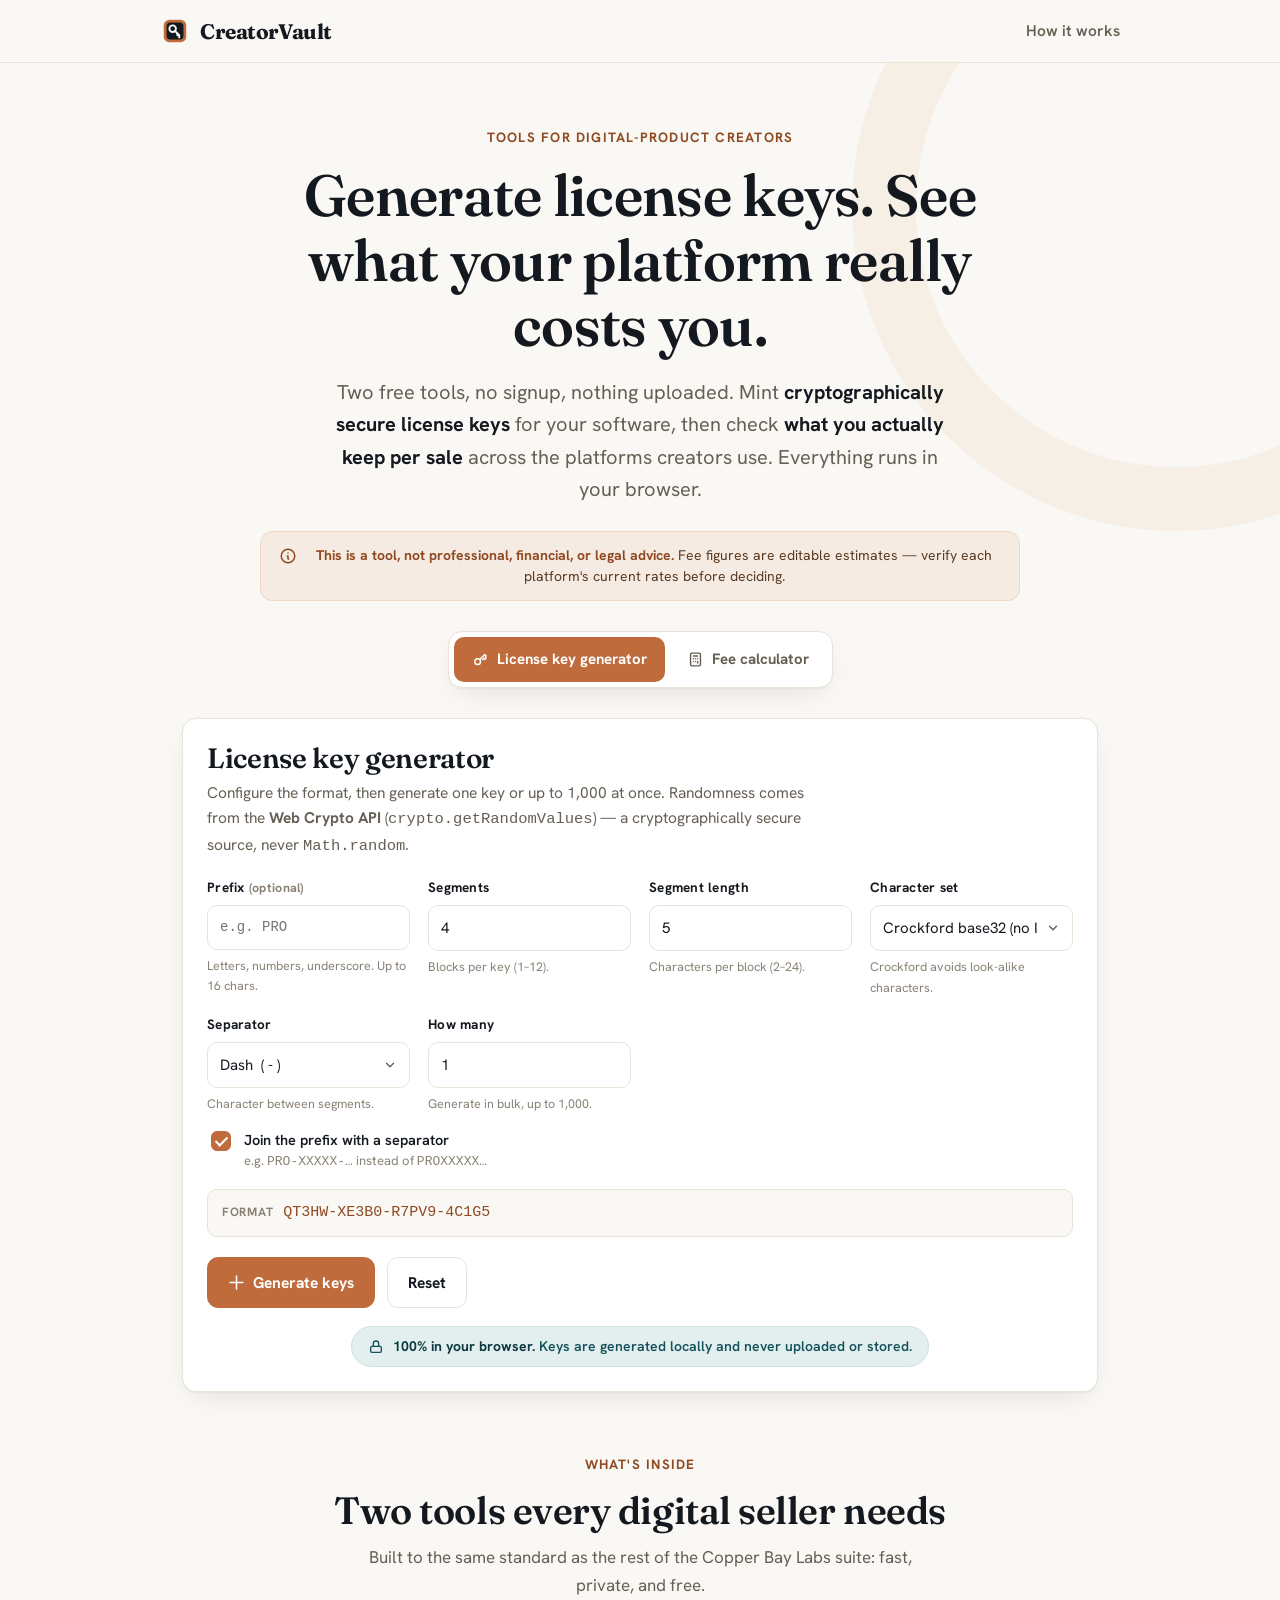
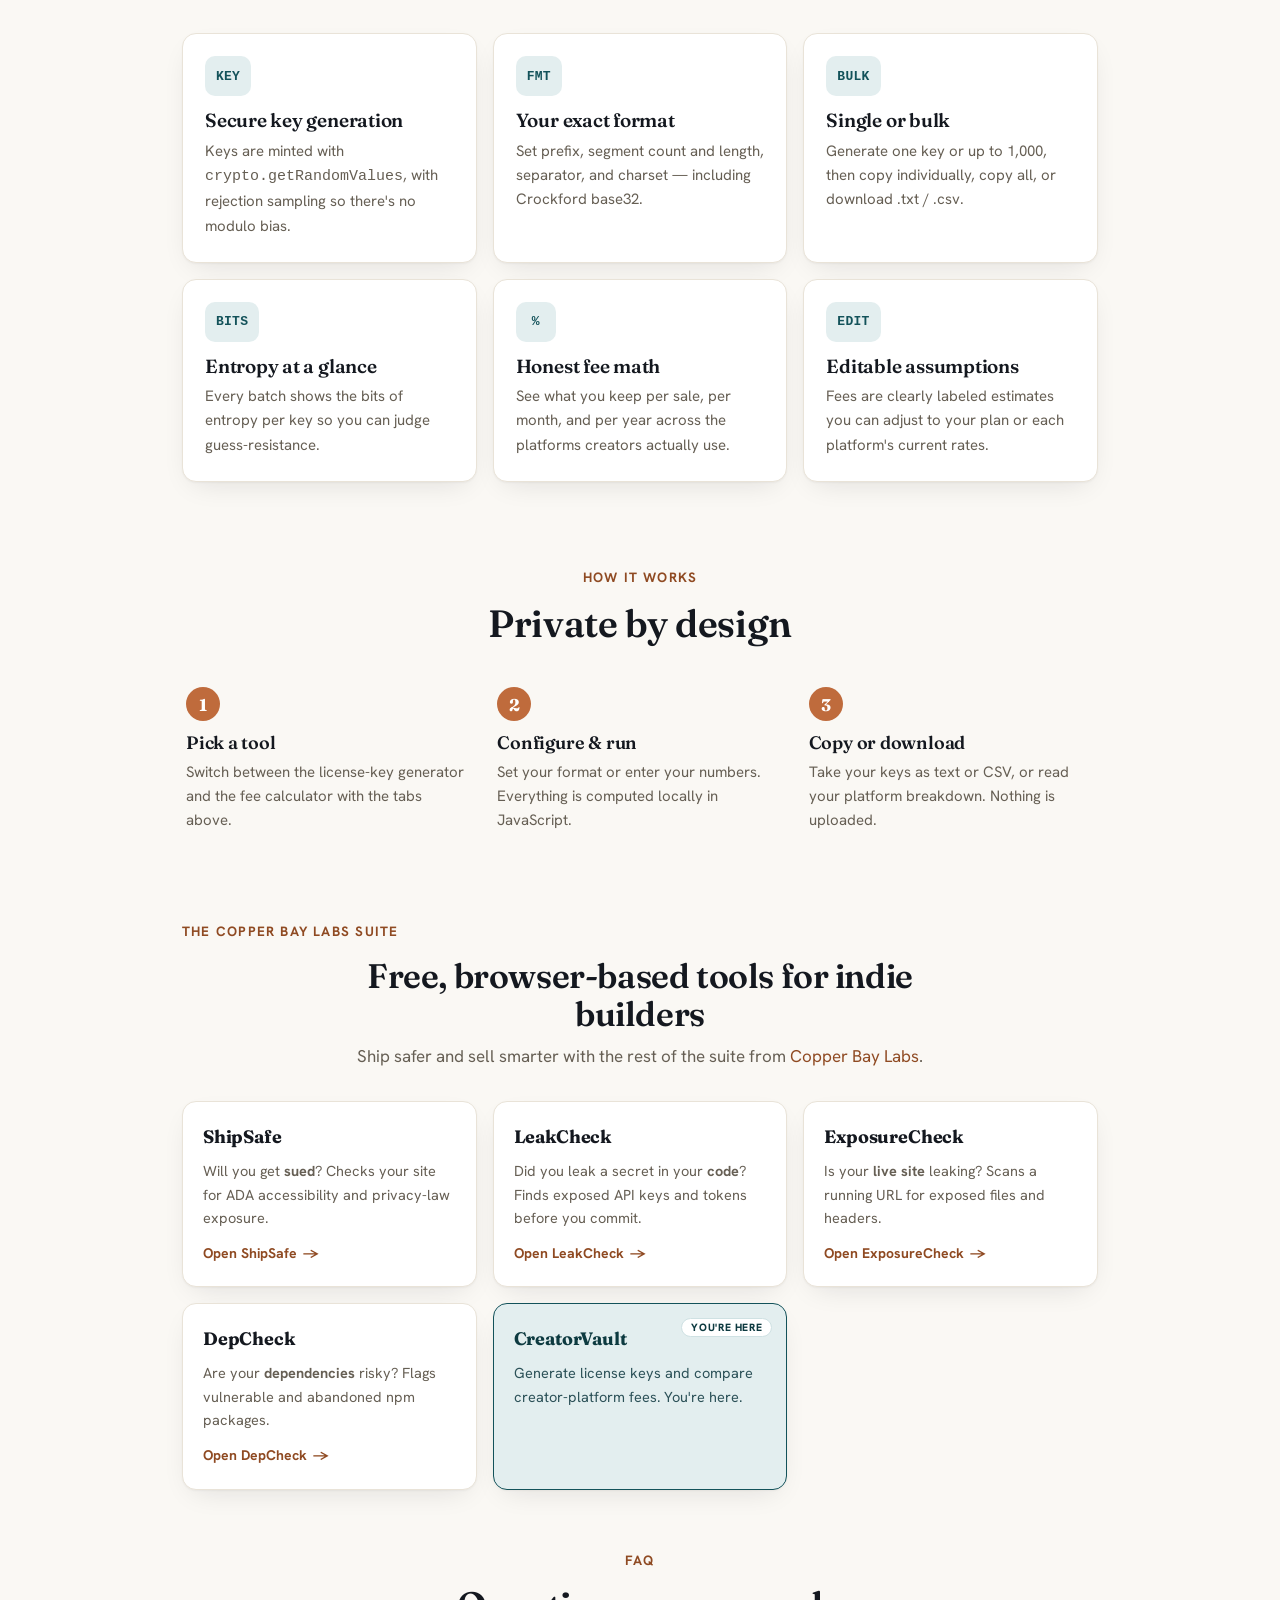
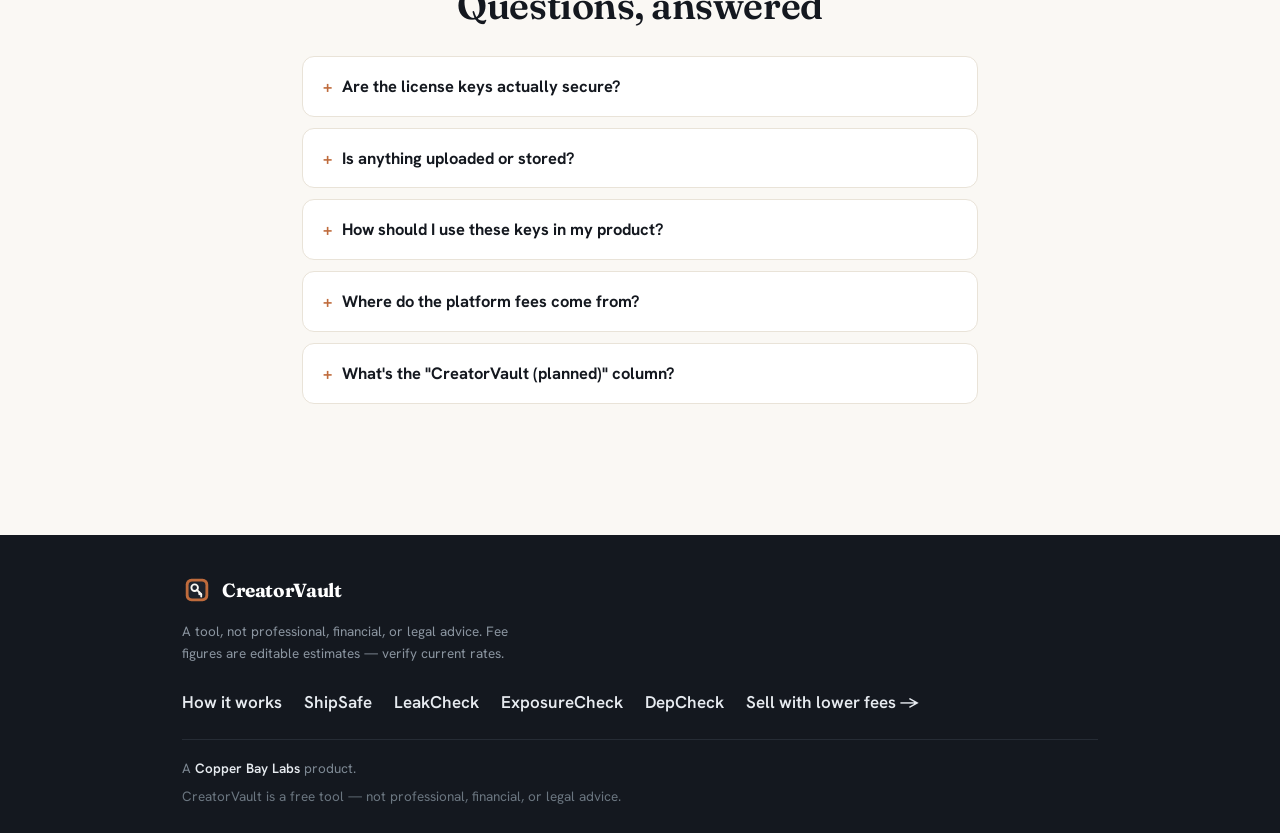
<file: index.html>
<!doctype html>
<html lang="en">
<head>
<meta charset="utf-8">
<meta name="viewport" content="width=device-width, initial-scale=1">
<title>CreatorVault — license key generator & creator fee calculator</title>
<meta name="description" content="Generate cryptographically secure software license keys (configurable format, bulk, copy/download) and compare what you keep per sale across Gumroad, Lemon Squeezy, Payhip and more. Free, runs entirely in your browser.">
<link rel="canonical" href="https://labs.copperbaytech.com/creatorvault/">
<meta property="og:type" content="website">
<meta property="og:site_name" content="CreatorVault">
<meta property="og:title" content="CreatorVault — license keys & creator fee calculator">
<meta property="og:description" content="Generate secure software license keys with the Web Crypto API, and see what your digital-product platform really costs you. Free, 100% in your browser.">
<meta property="og:url" content="https://labs.copperbaytech.com/creatorvault/">
<meta property="og:image" content="https://labs.copperbaytech.com/creatorvault/og-image.png">
<meta property="og:image:width" content="1200">
<meta property="og:image:height" content="630">
<meta name="twitter:card" content="summary_large_image">
<meta name="theme-color" content="#faf8f4">
<link rel="icon" href="favicon.svg" type="image/svg+xml">
<link rel="apple-touch-icon" href="apple-touch-icon.png">
<link rel="preconnect" href="https://fonts.googleapis.com">
<link rel="preconnect" href="https://fonts.gstatic.com" crossorigin>
<link href="https://fonts.googleapis.com/css2?family=Fraunces:opsz,wght@9..144,500;9..144,600;9..144,700&family=Hanken+Grotesk:wght@400;500;600;700&display=swap" rel="stylesheet">
<script type="application/ld+json">
{"@context":"https://schema.org","@type":"WebApplication","name":"CreatorVault","applicationCategory":"BusinessApplication","operatingSystem":"Web","offers":{"@type":"Offer","price":"0","priceCurrency":"USD"},"description":"Free client-side tools for digital-product creators: a cryptographically secure license-key generator (Web Crypto API) and a platform fee comparison calculator. Everything runs in your browser.","publisher":{"@type":"Organization","name":"Copper Bay Labs","url":"https://copperbaytech.com"}}
</script>
<script type="application/ld+json">
{"@context":"https://schema.org","@type":"FAQPage","mainEntity":[{"@type":"Question","name":"Are the license keys actually secure?","acceptedAnswer":{"@type":"Answer","text":"Yes. Every character is drawn from the Web Crypto API (crypto.getRandomValues), a cryptographically secure random source built into modern browsers — not the predictable Math.random(). We use rejection sampling so each character is uniformly distributed with no modulo bias. The generator also shows the bits of entropy per key so you can size keys for your threat model."}},{"@type":"Question","name":"Is anything uploaded or stored?","acceptedAnswer":{"@type":"Answer","text":"No. CreatorVault has no backend. Your key settings, the keys themselves, and every number you type into the fee calculator stay in this browser tab. Nothing is sent over the network, logged, or saved to a server. Generated keys live only in page memory until you copy or download them, and they disappear when you close the tab. You can even load the page once and run it offline."}},{"@type":"Question","name":"How should I use these keys in my product?","acceptedAnswer":{"@type":"Answer","text":"These are random identifiers, not self-validating or signed keys. To use them, store the keys you issue (for example in your database) and check incoming keys against that list when a customer activates. For offline or signed licensing you'd pair a key with a server-side signature or a license file — that's part of the paid licensing API on our roadmap. Treat a generated key as a secret: issue each one once, and revoke it if it leaks."}},{"@type":"Question","name":"Where do the platform fees come from?","acceptedAnswer":{"@type":"Answer","text":"The defaults are our best reading of each platform's publicly listed pricing at build time, and they're clearly labeled estimates you can edit. Real-world payouts also depend on payment-processing fees, currency conversion, VAT/sales-tax handling, your plan tier, refunds, and chargebacks. Always verify the current rate on each platform's own pricing page before making a decision — this calculator is a planning aid, not financial advice."}},{"@type":"Question","name":"What's the CreatorVault (planned) column?","acceptedAnswer":{"@type":"Answer","text":"It's an illustrative target for a low-fee hosted checkout we're building, not a live product you can sign up for today. It's marked planned in the table so the comparison is honest. When the paid tier ships — hosted checkout, secure file delivery, and a license issuance/validation API — this column will reflect real, published pricing."}}]}
</script>
<link rel="stylesheet" href="styles.css?v=1">
</head>
<body>
<a class="skip" href="#main">Skip to main content</a>

<header class="masthead" role="banner">
  <div class="wrap hdr-bar">
    <a class="brand" href="./" aria-label="CreatorVault — go to homepage">
      <svg class="mark" viewBox="0 0 64 64" aria-hidden="true">
        <rect x="8" y="8" width="48" height="48" rx="12" fill="#bf6b3c"/>
        <rect x="14" y="14" width="36" height="36" rx="8" fill="#14181f"/>
        <circle cx="27" cy="27" r="7" fill="none" stroke="#faf8f4" stroke-width="4"/>
        <path d="M31.8 31.8 41 41" stroke="#faf8f4" stroke-width="4" stroke-linecap="round"/>
        <path d="M41 41 41 46 M37 37 37 41" stroke="#faf8f4" stroke-width="4" stroke-linecap="round"/>
      </svg>
      <span class="wordmark">CreatorVault</span>
    </a>
    <nav class="nav" aria-label="Primary navigation">
      <a href="about.html">How it works</a>
    </nav>
  </div>
</header>

<main id="main">

  <section class="hero">
    <div class="wrap">
      <p class="eyebrow">Tools for digital-product creators</p>
      <h1>Generate license keys. See what your platform really costs you.</h1>
      <p class="lede">Two free tools, no signup, nothing uploaded. Mint <strong>cryptographically secure license keys</strong> for your software, then check <strong>what you actually keep per sale</strong> across the platforms creators use. Everything runs in your browser.</p>
      <div class="disclaimer-strip" role="note">
        <svg viewBox="0 0 24 24" fill="none" stroke="currentColor" stroke-width="2" stroke-linecap="round" stroke-linejoin="round" aria-hidden="true"><circle cx="12" cy="12" r="9"/><path d="M12 8h.01M11 12h1v4h1"/></svg>
        <span><strong>This is a tool, not professional, financial, or legal advice.</strong> Fee figures are editable estimates — verify each platform's current rates before deciding.</span>
      </div>
    </div>
  </section>

  <div class="toolswitch">
    <div class="toolswitch-inner" role="tablist" aria-label="Choose a tool">
      <button type="button" class="tab-btn" id="tab-generator" role="tab" aria-selected="true" aria-controls="panel-generator" tabindex="0">
        <svg viewBox="0 0 24 24" fill="none" stroke="currentColor" stroke-width="2" stroke-linecap="round" stroke-linejoin="round" aria-hidden="true"><circle cx="8" cy="15" r="4"/><path d="m10.85 12.15 7.15-7.15 2 2-1.5 1.5 1.5 1.5-2 2-1.5-1.5-1.65 1.65"/></svg>
        License key generator
      </button>
      <button type="button" class="tab-btn" id="tab-calculator" role="tab" aria-selected="false" aria-controls="panel-calculator" tabindex="-1">
        <svg viewBox="0 0 24 24" fill="none" stroke="currentColor" stroke-width="2" stroke-linecap="round" stroke-linejoin="round" aria-hidden="true"><rect x="5" y="3" width="14" height="18" rx="2"/><path d="M9 7h6M9 11h0M12 11h0M15 11h0M9 15h0M12 15h0M15 15v2"/></svg>
        Fee calculator
      </button>
    </div>
  </div>

  <div id="kg-status" class="sr-only" role="status" aria-live="polite"></div>
  <div id="calc-status" class="sr-only" role="status" aria-live="polite"></div>

  <!-- ================= License key generator ================= -->
  <section class="toolpanel" id="panel-generator" role="tabpanel" aria-labelledby="tab-generator" tabindex="0">
    <div class="wrap">
      <form id="keygen-form" class="tool-card" novalidate>
        <div class="tool-head">
          <h2>License key generator</h2>
          <p>Configure the format, then generate one key or up to 1,000 at once. Randomness comes from the <strong>Web Crypto API</strong> (<code>crypto.getRandomValues</code>) — a cryptographically secure source, never <code>Math.random</code>.</p>
        </div>

        <div class="field-grid">
          <div class="field">
            <label for="kg-prefix">Prefix <span class="hint">(optional)</span></label>
            <input type="text" id="kg-prefix" class="mono" maxlength="16" placeholder="e.g. PRO" autocomplete="off" spellcheck="false" aria-describedby="kg-prefix-hint">
            <p class="hint" id="kg-prefix-hint">Letters, numbers, underscore. Up to 16 chars.</p>
          </div>
          <div class="field">
            <label for="kg-segments">Segments</label>
            <input type="number" id="kg-segments" min="1" max="12" step="1" value="4" inputmode="numeric">
            <p class="hint">Blocks per key (1–12).</p>
          </div>
          <div class="field">
            <label for="kg-seglen">Segment length</label>
            <input type="number" id="kg-seglen" min="2" max="24" step="1" value="5" inputmode="numeric">
            <p class="hint">Characters per block (2–24).</p>
          </div>
          <div class="field">
            <label for="kg-charset">Character set</label>
            <select id="kg-charset">
              <option value="crockford">Crockford base32 (no I, L, O, U)</option>
              <option value="alnumUpper">A–Z + 0–9 (uppercase)</option>
              <option value="alnumMixed">A–Z + a–z + 0–9 (mixed case)</option>
              <option value="hexUpper">Hex (0–9 A–F)</option>
              <option value="digits">Digits only (0–9)</option>
              <option value="letters">Letters only (A–Z)</option>
            </select>
            <p class="hint">Crockford avoids look-alike characters.</p>
          </div>
          <div class="field">
            <label for="kg-separator">Separator</label>
            <select id="kg-separator">
              <option value="dash">Dash &nbsp;( - )</option>
              <option value="dot">Dot &nbsp;( . )</option>
              <option value="space">Space</option>
              <option value="none">None</option>
            </select>
            <p class="hint">Character between segments.</p>
          </div>
          <div class="field">
            <label for="kg-count">How many</label>
            <input type="number" id="kg-count" min="1" max="1000" step="1" value="1" inputmode="numeric">
            <p class="hint">Generate in bulk, up to 1,000.</p>
          </div>
        </div>

        <div class="check-row" style="margin-top:16px">
          <input type="checkbox" id="kg-prefix-sep" checked>
          <label for="kg-prefix-sep">Join the prefix with a separator
            <span class="check-hint">e.g. <code style="font-family:var(--mono)">PRO-XXXXX-…</code> instead of <code style="font-family:var(--mono)">PROXXXXX…</code></span>
          </label>
        </div>

        <div class="preview-line" id="kg-preview" aria-live="polite" aria-label="Format preview"></div>

        <p class="form-error" id="kg-error" role="alert"></p>

        <div class="keytool-actions">
          <button type="submit" class="btn primary">
            <svg viewBox="0 0 24 24" fill="none" stroke="currentColor" stroke-width="2.2" stroke-linecap="round" stroke-linejoin="round" aria-hidden="true"><path d="M12 3v18M3 12h18"/></svg>
            Generate keys
          </button>
          <button type="button" class="btn ghost" id="kg-reset">Reset</button>
        </div>

        <div class="trust-wrap">
          <p class="trust-badge">
            <svg viewBox="0 0 24 24" fill="none" stroke="currentColor" stroke-width="2" stroke-linecap="round" stroke-linejoin="round" aria-hidden="true"><rect x="4" y="11" width="16" height="9" rx="2"/><path d="M8 11V7a4 4 0 0 1 8 0v4"/></svg>
            <span><strong>100% in your browser.</strong> Keys are generated locally and never uploaded or stored.</span>
          </p>
        </div>
      </form>

      <div class="tool-card keys-out" id="kg-output" hidden>
        <div class="keys-head">
          <h3>Your license keys</h3>
          <span class="keys-count" id="kg-keys-count">0 keys</span>
          <div class="keys-tools">
            <button type="button" class="copy-button" id="kg-copy-all" data-label="Copy all">Copy all</button>
            <button type="button" class="copy-button" id="kg-download-txt" data-label="Download .txt">Download .txt</button>
            <button type="button" class="copy-button" id="kg-download-csv" data-label="Download .csv">Download .csv</button>
          </div>
        </div>
        <ul class="keys-list" id="kg-keys" aria-label="Generated license keys"></ul>
        <div class="entropy-note" id="kg-entropy"></div>
      </div>
    </div>
  </section>

  <!-- ================= Fee calculator ================= -->
  <section class="toolpanel" id="panel-calculator" role="tabpanel" aria-labelledby="tab-calculator" tabindex="0" hidden>
    <div class="wrap wide">
      <form id="calc-form" class="tool-card" novalidate>
        <div class="tool-head">
          <h2>Creator fee comparison calculator</h2>
          <p>Enter your product price and monthly sales to see what you keep per platform — and the annual difference. Fee assumptions are editable below the table.</p>
        </div>

        <div class="field-grid">
          <div class="field">
            <label for="calc-price">Product price</label>
            <span class="input-prefix">
              <span class="pfx" aria-hidden="true">$</span>
              <input type="number" id="calc-price" min="0" step="0.01" placeholder="29.00" inputmode="decimal">
            </span>
            <p class="hint">Price per sale, in USD.</p>
          </div>
          <div class="field">
            <label for="calc-units">Units sold per month</label>
            <input type="number" id="calc-units" min="0" step="1" placeholder="100" inputmode="numeric">
            <p class="hint">How many you sell in a typical month.</p>
          </div>
        </div>

        <p class="form-error" id="calc-error" role="alert"></p>

        <div class="keytool-actions">
          <button type="submit" class="btn primary">
            <svg viewBox="0 0 24 24" fill="none" stroke="currentColor" stroke-width="2.2" stroke-linecap="round" stroke-linejoin="round" aria-hidden="true"><path d="M5 12h14M13 6l6 6-6 6"/></svg>
            Compare platforms
          </button>
          <button type="button" class="btn" id="calc-example">Try an example</button>
        </div>
      </form>

      <div class="tool-card" id="calc-output" hidden>
        <div class="tool-head">
          <h3 style="font-family:'Fraunces',serif;font-size:22px;margin:0">What you keep, per platform</h3>
        </div>

        <div class="calc-summary" id="calc-summary"></div>

        <div class="tbl-wrap">
          <table class="compare">
            <thead>
              <tr>
                <th scope="col">Platform</th>
                <th scope="col">Fee / sale</th>
                <th scope="col">You keep / sale</th>
                <th scope="col">You keep / month</th>
                <th scope="col">You keep / year</th>
              </tr>
            </thead>
            <tbody id="calc-tbody"></tbody>
          </table>
        </div>

        <div class="calc-note" role="note">
          <svg viewBox="0 0 24 24" fill="none" stroke="currentColor" stroke-width="2" stroke-linecap="round" stroke-linejoin="round" aria-hidden="true"><path d="M12 9v4m0 4h.01M10.3 3.86 1.82 18a2 2 0 0 0 1.71 3h16.94a2 2 0 0 0 1.71-3L13.7 3.86a2 2 0 0 0-3.42 0Z"/></svg>
          <span><strong>Fees are estimates — verify current rates.</strong> Real payouts also depend on payment-processing fees, currency conversion, EU/UK VAT and sales tax handling, plan tier, refunds, and chargebacks. The “CreatorVault (planned)” row is an illustrative target for an unreleased product, not a live offer. <span class="rates-vintage">Default rates as of June 2026 — confirm each platform's current pricing.</span></span>
        </div>

        <details class="assumptions">
          <summary>Edit the fee assumptions</summary>
          <div class="assump-body">
            <p class="hint" style="margin-bottom:10px">Adjust any platform's percentage and per-sale flat fee to match your plan or current published rates. Changes update the table instantly and stay in your browser.</p>
            <div class="tbl-wrap" style="box-shadow:none;margin-top:0">
              <table class="assump-table">
                <thead>
                  <tr><th scope="col">Platform</th><th scope="col">% fee</th><th scope="col">Flat fee</th><th scope="col">Assumption</th></tr>
                </thead>
                <tbody id="assump-tbody"></tbody>
              </table>
            </div>
            <div class="assump-actions">
              <button type="button" class="copy-button" id="assump-reset" data-label="Reset to defaults">Reset to defaults</button>
            </div>
          </div>
        </details>
      </div>
    </div>
  </section>

  <!-- ================= Marketing / explanatory sections ================= -->
  <section class="detect">
    <div class="wrap">
      <p class="eyebrow">What's inside</p>
      <h2 class="detect-title">Two tools every digital seller needs</h2>
      <p class="detect-sub">Built to the same standard as the rest of the Copper Bay Labs suite: fast, private, and free.</p>
      <ul class="detect-grid" style="list-style:none;padding:0">
        <li class="feature"><span class="feat-icon" aria-hidden="true">key</span><div><h3>Secure key generation</h3><p>Keys are minted with <code>crypto.getRandomValues</code>, with rejection sampling so there's no modulo bias.</p></div></li>
        <li class="feature"><span class="feat-icon" aria-hidden="true">fmt</span><div><h3>Your exact format</h3><p>Set prefix, segment count and length, separator, and charset — including Crockford base32.</p></div></li>
        <li class="feature"><span class="feat-icon" aria-hidden="true">bulk</span><div><h3>Single or bulk</h3><p>Generate one key or up to 1,000, then copy individually, copy all, or download .txt / .csv.</p></div></li>
        <li class="feature"><span class="feat-icon" aria-hidden="true">bits</span><div><h3>Entropy at a glance</h3><p>Every batch shows the bits of entropy per key so you can judge guess-resistance.</p></div></li>
        <li class="feature"><span class="feat-icon" aria-hidden="true">%</span><div><h3>Honest fee math</h3><p>See what you keep per sale, per month, and per year across the platforms creators actually use.</p></div></li>
        <li class="feature"><span class="feat-icon" aria-hidden="true">edit</span><div><h3>Editable assumptions</h3><p>Fees are clearly labeled estimates you can adjust to your plan or each platform's current rates.</p></div></li>
      </ul>
    </div>
  </section>

  <section class="steps">
    <div class="wrap">
      <p class="eyebrow">How it works</p>
      <h2 class="steps-title">Private by design</h2>
      <ol class="step-grid" style="list-style:none;padding:0">
        <li class="step">
          <span class="step-num" aria-hidden="true">1</span>
          <h3>Pick a tool</h3>
          <p>Switch between the license-key generator and the fee calculator with the tabs above.</p>
        </li>
        <li class="step">
          <span class="step-num" aria-hidden="true">2</span>
          <h3>Configure &amp; run</h3>
          <p>Set your format or enter your numbers. Everything is computed locally in JavaScript.</p>
        </li>
        <li class="step">
          <span class="step-num" aria-hidden="true">3</span>
          <h3>Copy or download</h3>
          <p>Take your keys as text or CSV, or read your platform breakdown. Nothing is uploaded.</p>
        </li>
      </ol>
    </div>
  </section>

  <section class="suite">
    <div class="wrap">
      <p class="eyebrow">The Copper Bay Labs suite</p>
      <h2 class="suite-title" style="text-align:center;font-size:clamp(24px,3.6vw,34px);margin:0 auto 10px;max-width:600px">Free, browser-based tools for indie builders</h2>
      <p class="suite-sub" style="text-align:center;color:var(--muted);max-width:600px;margin:0 auto 30px">Ship safer and sell smarter with the rest of the suite from <a href="https://copperbaytech.com" target="_blank" rel="noopener noreferrer">Copper Bay Labs</a>.</p>
      <div class="suite-band">
        <a class="suite-card" href="https://labs.copperbaytech.com/shipsafe/" target="_blank" rel="noopener noreferrer">
          <span class="sc-name">ShipSafe</span>
          <p class="sc-desc">Will you get <strong>sued</strong>? Checks your site for ADA accessibility and privacy-law exposure.</p>
          <span class="sc-go">Open ShipSafe</span>
        </a>
        <a class="suite-card" href="https://labs.copperbaytech.com/leakcheck/" target="_blank" rel="noopener noreferrer">
          <span class="sc-name">LeakCheck</span>
          <p class="sc-desc">Did you leak a secret in your <strong>code</strong>? Finds exposed API keys and tokens before you commit.</p>
          <span class="sc-go">Open LeakCheck</span>
        </a>
        <a class="suite-card" href="https://labs.copperbaytech.com/exposurecheck/" target="_blank" rel="noopener noreferrer">
          <span class="sc-name">ExposureCheck</span>
          <p class="sc-desc">Is your <strong>live site</strong> leaking? Scans a running URL for exposed files and headers.</p>
          <span class="sc-go">Open ExposureCheck</span>
        </a>
        <a class="suite-card" href="https://labs.copperbaytech.com/depcheck/" target="_blank" rel="noopener noreferrer">
          <span class="sc-name">DepCheck</span>
          <p class="sc-desc">Are your <strong>dependencies</strong> risky? Flags vulnerable and abandoned npm packages.</p>
          <span class="sc-go">Open DepCheck</span>
        </a>
        <div class="suite-card is-current">
          <span class="sc-name">CreatorVault</span>
          <p class="sc-desc">Generate license keys and compare creator-platform fees. You're here.</p>
        </div>
      </div>
    </div>
  </section>

  <section class="faq">
    <div class="wrap narrow">
      <p class="eyebrow" style="text-align:center">FAQ</p>
      <h2 class="faq-title">Questions, answered</h2>

      <details>
        <summary>Are the license keys actually secure?</summary>
        <p>Yes. Every character is drawn from the <strong>Web Crypto API</strong> (<code>crypto.getRandomValues</code>), a cryptographically secure random source built into modern browsers — not the predictable <code>Math.random()</code>. We use rejection sampling so each character is uniformly distributed with no modulo bias. The generator also shows the <strong>bits of entropy</strong> per key so you can size keys for your threat model.</p>
      </details>

      <details>
        <summary>Is anything uploaded or stored?</summary>
        <p>No. CreatorVault has <strong>no backend</strong>. Your key settings, the keys themselves, and every number you type into the fee calculator stay in this browser tab. Nothing is sent over the network, logged, or saved to a server. Generated keys live only in page memory until you copy or download them, and they disappear when you close the tab. You can even load the page once and run it offline.</p>
      </details>

      <details>
        <summary>How should I use these keys in my product?</summary>
        <p>These are <strong>random identifiers</strong>, not self-validating or signed keys. To use them, store the keys you issue (for example in your database) and check incoming keys against that list when a customer activates. For offline or signed licensing you'd pair a key with a server-side signature or a license file — that's part of the paid licensing API on our roadmap. Treat a generated key as a secret: issue each one once, and revoke it if it leaks.</p>
      </details>

      <details>
        <summary>Where do the platform fees come from?</summary>
        <p>The defaults are our best reading of each platform's <strong>publicly listed pricing</strong> at build time, and they're <strong>clearly labeled estimates you can edit</strong>. Real-world payouts also depend on payment-processing fees, currency conversion, VAT/sales-tax handling, your plan tier, refunds, and chargebacks. <strong>Always verify the current rate</strong> on each platform's own pricing page before making a decision — this calculator is a planning aid, not financial advice.</p>
      </details>

      <details>
        <summary>What's the "CreatorVault (planned)" column?</summary>
        <p>It's an <strong>illustrative target</strong> for a low-fee hosted checkout we're building, not a live product you can sign up for today. It's marked “planned” in the table so the comparison is honest. When the paid tier ships — hosted checkout, secure file delivery, and a license issuance/validation API — this column will reflect real, published pricing.</p>
      </details>
    </div>
  </section>

</main>

<footer class="footer" role="contentinfo">
  <div class="wrap foot">
    <div>
      <a class="brand small" href="./" aria-label="CreatorVault — homepage">
        <svg class="mark" viewBox="0 0 64 64" aria-hidden="true">
          <rect x="8" y="8" width="48" height="48" rx="12" fill="#bf6b3c"/>
          <rect x="14" y="14" width="36" height="36" rx="8" fill="#1d222b"/>
          <circle cx="27" cy="27" r="7" fill="none" stroke="#faf8f4" stroke-width="4"/>
          <path d="M31.8 31.8 41 41" stroke="#faf8f4" stroke-width="4" stroke-linecap="round"/>
          <path d="M41 41 41 46 M37 37 37 41" stroke="#faf8f4" stroke-width="4" stroke-linecap="round"/>
        </svg>
        <span class="wordmark">CreatorVault</span>
      </a>
      <p class="fine">A tool, not professional, financial, or legal advice. Fee figures are editable estimates — verify current rates.</p>
    </div>
    <nav class="foot-nav" aria-label="Footer navigation">
      <a href="about.html">How it works</a>
      <a href="https://labs.copperbaytech.com/shipsafe/" target="_blank" rel="noopener noreferrer">ShipSafe</a>
      <a href="https://labs.copperbaytech.com/leakcheck/" target="_blank" rel="noopener noreferrer">LeakCheck</a>
      <a href="https://labs.copperbaytech.com/exposurecheck/" target="_blank" rel="noopener noreferrer">ExposureCheck</a>
      <a href="https://labs.copperbaytech.com/depcheck/" target="_blank" rel="noopener noreferrer">DepCheck</a>
      <a href="https://copperbaytech.com" target="_blank" rel="noopener noreferrer">Sell with lower fees &rarr;</a>
    </nav>
  </div>
  <div class="wrap">
    <p class="madeby">A <a href="https://copperbaytech.com" target="_blank" rel="noopener noreferrer">Copper Bay Labs</a> product.
      <span class="disc">CreatorVault is a free tool — not professional, financial, or legal advice.</span>
    </p>
  </div>
</footer>

<script src="app.js?v=1"></script>
</body>
</html>
</file>
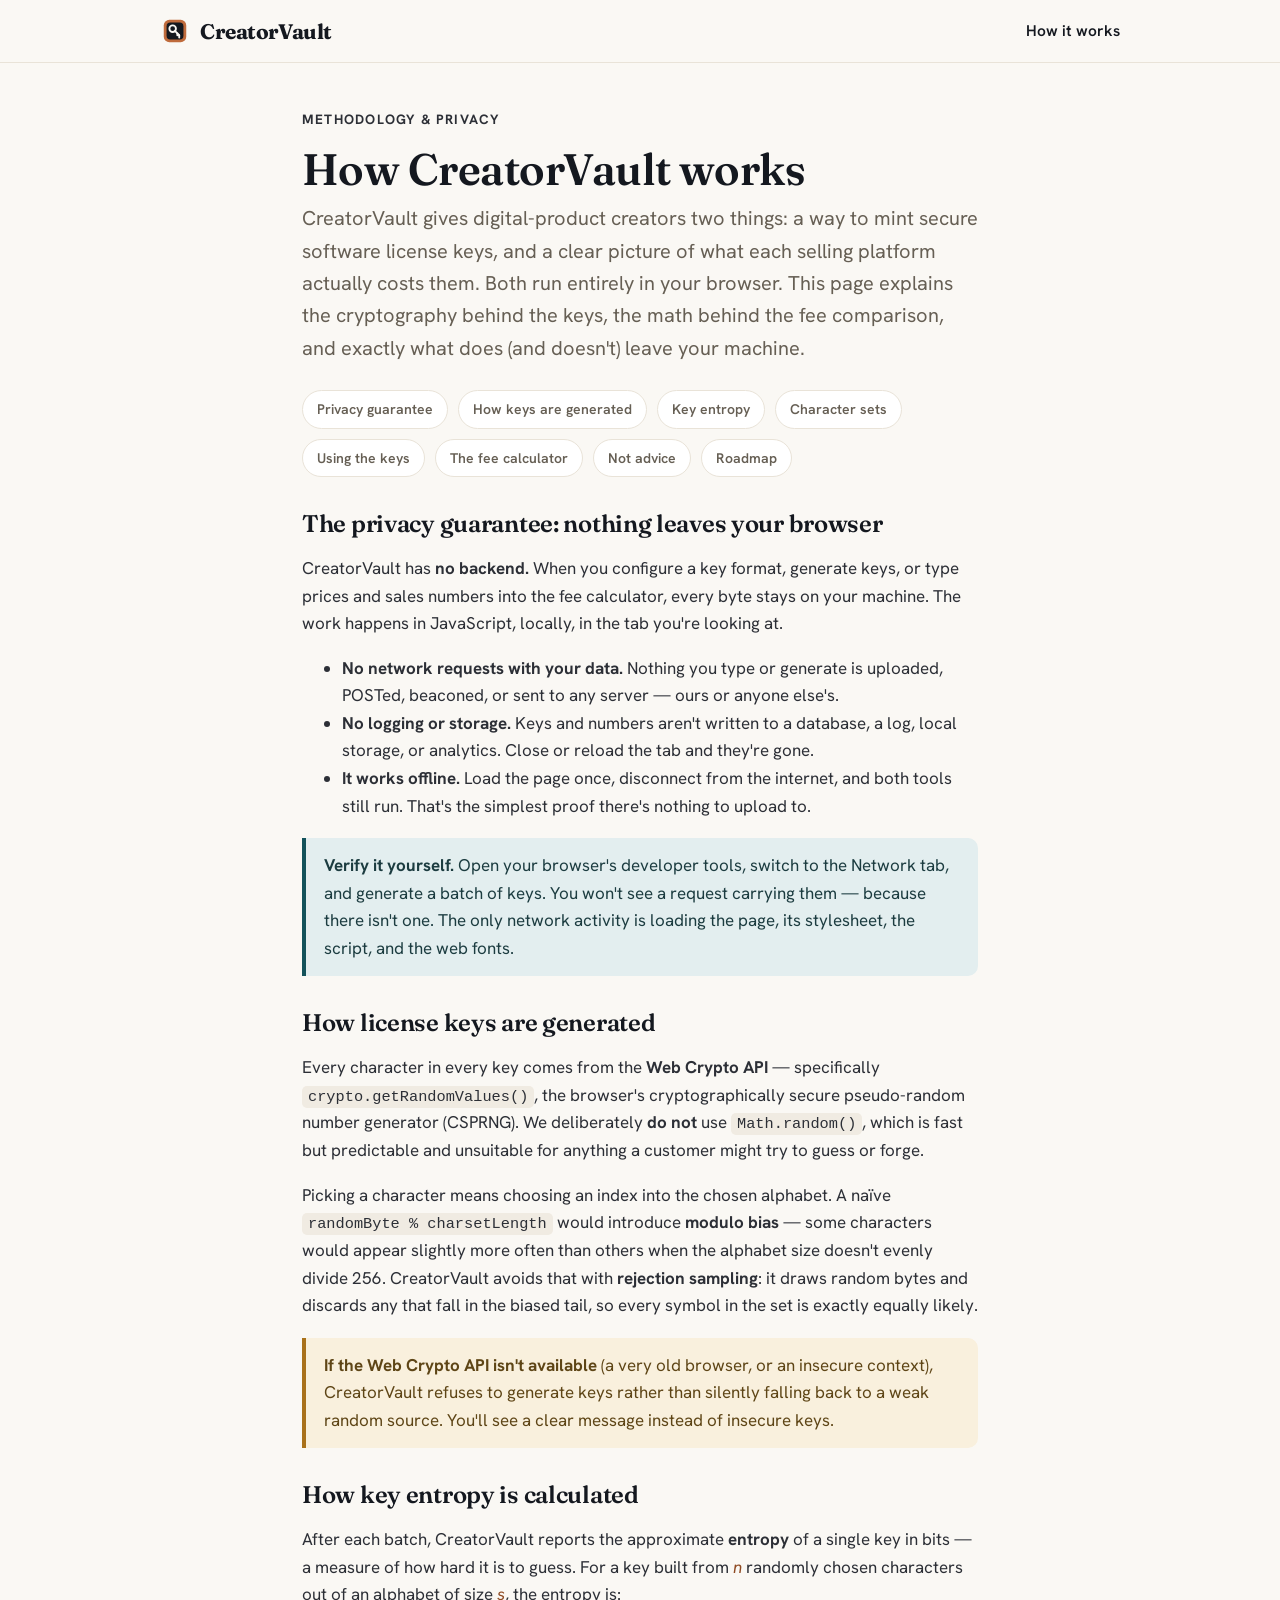
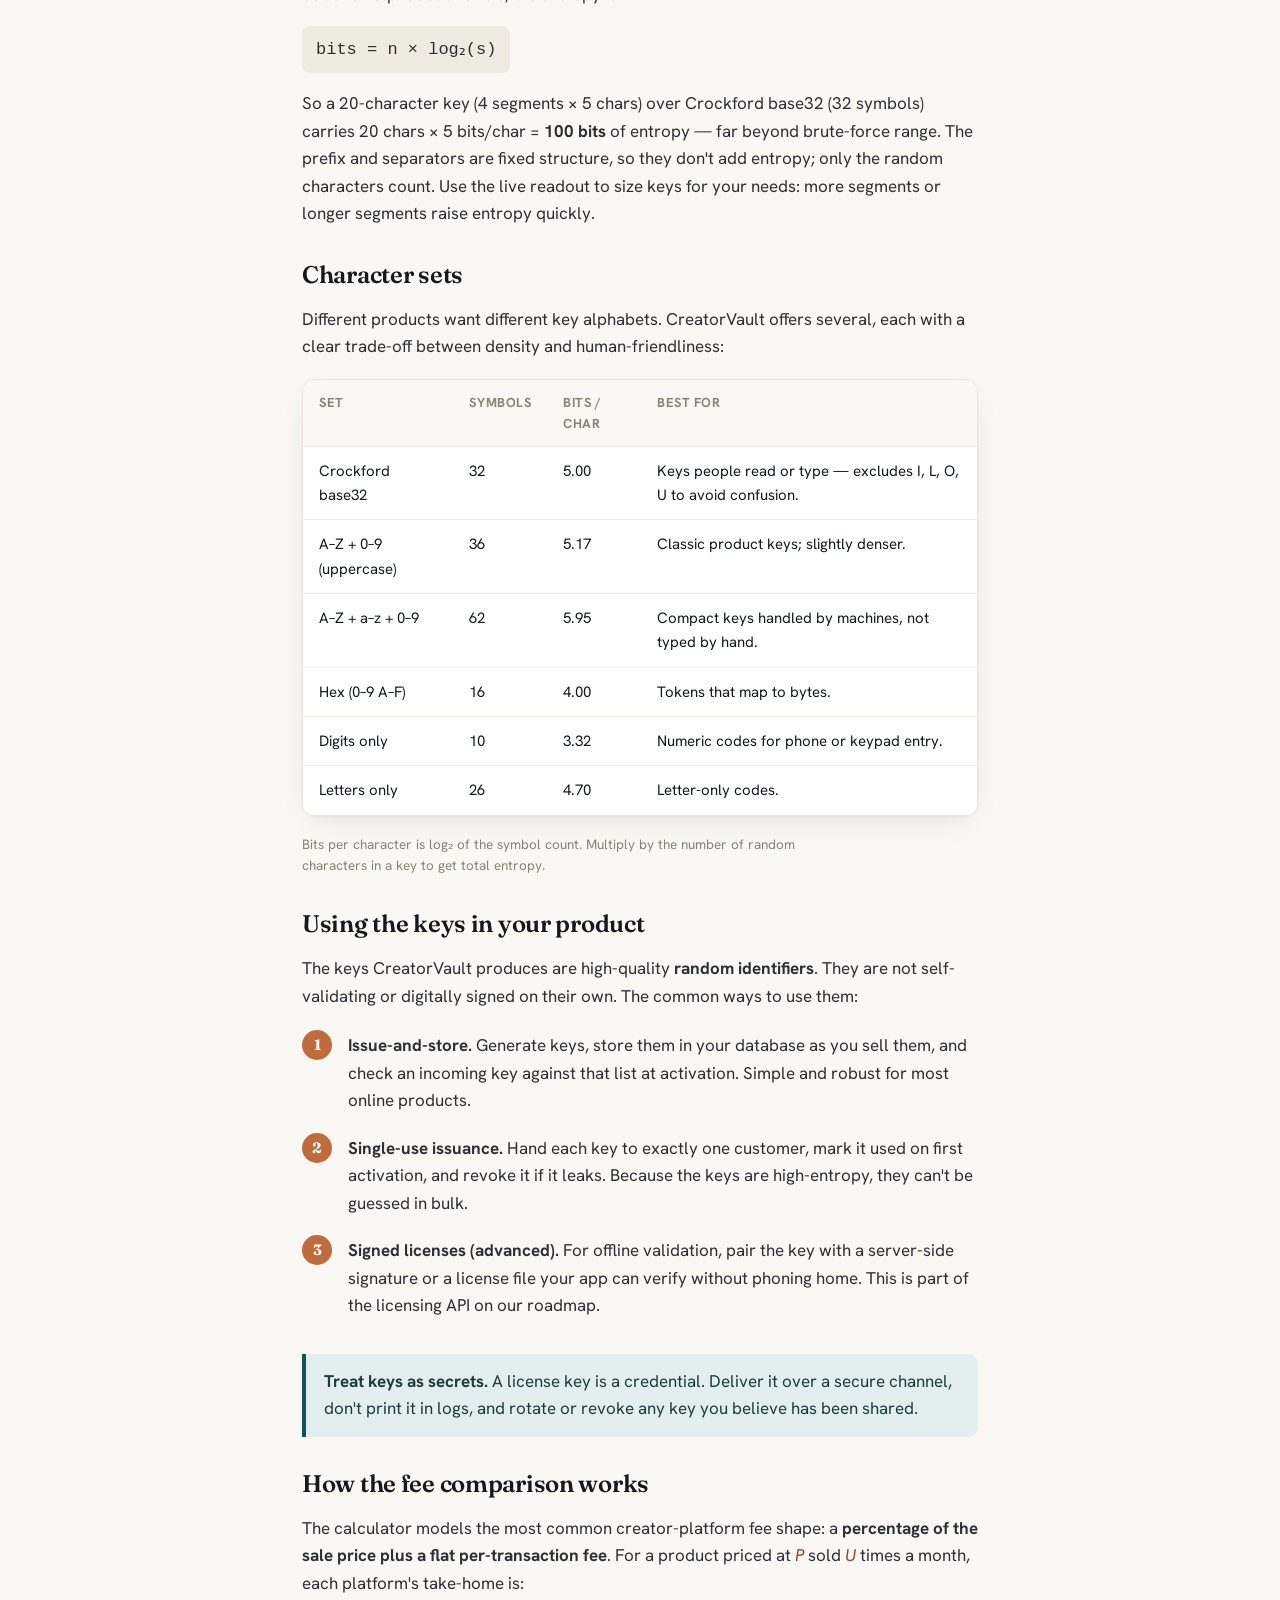
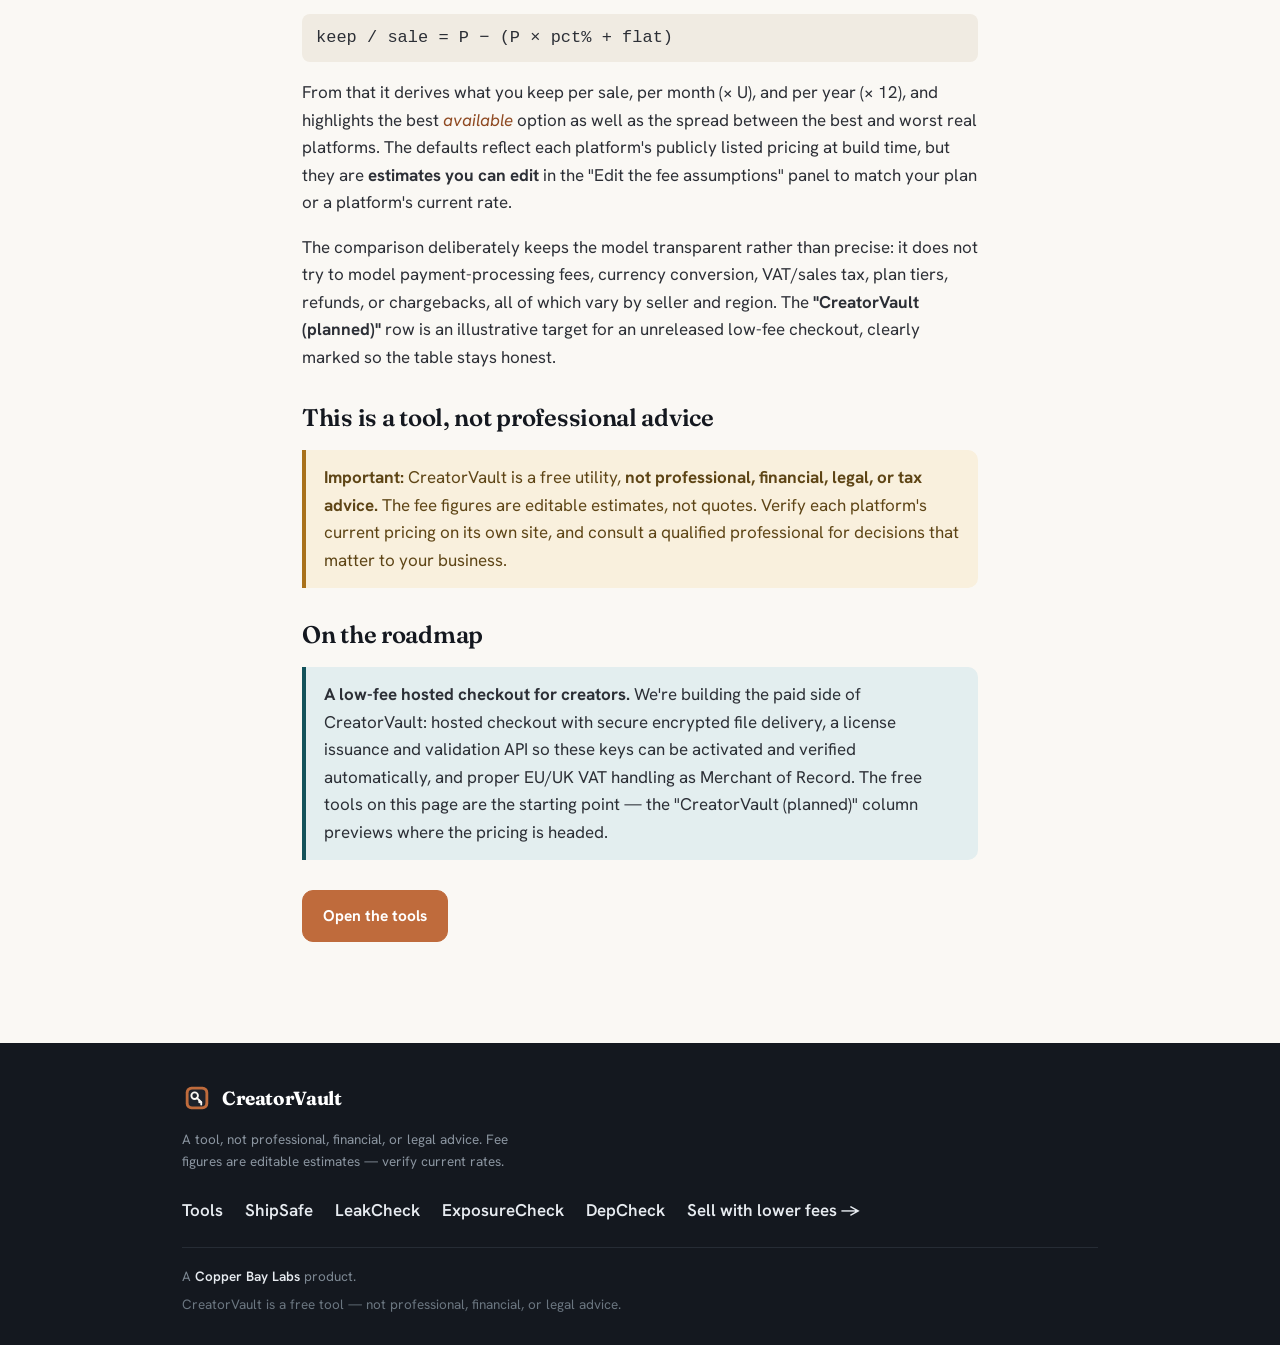
<file: about.html>
<!doctype html>
<html lang="en">
<head>
<meta charset="utf-8">
<meta name="viewport" content="width=device-width, initial-scale=1">
<title>How CreatorVault works — secure keys & honest fee math</title>
<meta name="description" content="How CreatorVault generates cryptographically secure license keys with the Web Crypto API, how key entropy is calculated, how the creator fee comparison works, and the privacy guarantee — everything runs in your browser.">
<link rel="canonical" href="https://labs.copperbaytech.com/creatorvault/about.html">
<meta property="og:type" content="article">
<meta property="og:site_name" content="CreatorVault">
<meta property="og:title" content="How CreatorVault works — secure keys & honest fee math">
<meta property="og:description" content="Web Crypto key generation, entropy math, and an editable platform fee comparison — all client-side. Nothing is uploaded.">
<meta property="og:url" content="https://labs.copperbaytech.com/creatorvault/about.html">
<meta property="og:image" content="https://labs.copperbaytech.com/creatorvault/og-image.png">
<meta property="og:image:width" content="1200">
<meta property="og:image:height" content="630">
<meta name="twitter:card" content="summary_large_image">
<meta name="theme-color" content="#faf8f4">
<link rel="icon" href="favicon.svg" type="image/svg+xml">
<link rel="apple-touch-icon" href="apple-touch-icon.png">
<link rel="preconnect" href="https://fonts.googleapis.com">
<link rel="preconnect" href="https://fonts.gstatic.com" crossorigin>
<link href="https://fonts.googleapis.com/css2?family=Fraunces:opsz,wght@9..144,500;9..144,600;9..144,700&family=Hanken+Grotesk:wght@400;500;600;700&display=swap" rel="stylesheet">
<script type="application/ld+json">
{"@context":"https://schema.org","@type":"TechArticle","headline":"How CreatorVault works — secure keys & honest fee math","description":"How CreatorVault generates cryptographically secure license keys with the Web Crypto API, computes key entropy, and compares creator-platform fees, entirely in the browser.","author":{"@type":"Organization","name":"Copper Bay Labs","url":"https://copperbaytech.com"},"publisher":{"@type":"Organization","name":"Copper Bay Labs","url":"https://copperbaytech.com"},"mainEntityOfPage":"https://labs.copperbaytech.com/creatorvault/about.html"}
</script>
<link rel="stylesheet" href="styles.css?v=1">
</head>
<body>
<a class="skip" href="#main">Skip to main content</a>

<header class="masthead" role="banner">
  <div class="wrap hdr-bar">
    <a class="brand" href="./" aria-label="CreatorVault — go to homepage">
      <svg class="mark" viewBox="0 0 64 64" aria-hidden="true">
        <rect x="8" y="8" width="48" height="48" rx="12" fill="#bf6b3c"/>
        <rect x="14" y="14" width="36" height="36" rx="8" fill="#14181f"/>
        <circle cx="27" cy="27" r="7" fill="none" stroke="#faf8f4" stroke-width="4"/>
        <path d="M31.8 31.8 41 41" stroke="#faf8f4" stroke-width="4" stroke-linecap="round"/>
        <path d="M41 41 41 46 M37 37 37 41" stroke="#faf8f4" stroke-width="4" stroke-linecap="round"/>
      </svg>
      <span class="wordmark">CreatorVault</span>
    </a>
    <nav class="nav" aria-label="Primary navigation">
      <a href="about.html" aria-current="page" class="is-active">How it works</a>
    </nav>
  </div>
</header>

<main id="main">
<article class="doc">
  <div class="wrap narrow">
    <p class="eyebrow" style="text-align:left">Methodology &amp; privacy</p>
    <h1>How CreatorVault works</h1>
    <p class="lede">CreatorVault gives digital-product creators two things: a way to mint secure software license keys, and a clear picture of what each selling platform actually costs them. Both run entirely in your browser. This page explains the cryptography behind the keys, the math behind the fee comparison, and exactly what does (and doesn't) leave your machine.</p>

    <ul class="toc" aria-label="On this page">
      <li><a href="#privacy">Privacy guarantee</a></li>
      <li><a href="#randomness">How keys are generated</a></li>
      <li><a href="#entropy">Key entropy</a></li>
      <li><a href="#charsets">Character sets</a></li>
      <li><a href="#using">Using the keys</a></li>
      <li><a href="#fees">The fee calculator</a></li>
      <li><a href="#disclaimer">Not advice</a></li>
      <li><a href="#roadmap">Roadmap</a></li>
    </ul>

    <h2 id="privacy">The privacy guarantee: nothing leaves your browser</h2>
    <p>CreatorVault has <strong>no backend.</strong> When you configure a key format, generate keys, or type prices and sales numbers into the fee calculator, every byte stays on your machine. The work happens in JavaScript, locally, in the tab you're looking at.</p>
    <ul>
      <li><strong>No network requests with your data.</strong> Nothing you type or generate is uploaded, POSTed, beaconed, or sent to any server — ours or anyone else's.</li>
      <li><strong>No logging or storage.</strong> Keys and numbers aren't written to a database, a log, local storage, or analytics. Close or reload the tab and they're gone.</li>
      <li><strong>It works offline.</strong> Load the page once, disconnect from the internet, and both tools still run. That's the simplest proof there's nothing to upload to.</li>
    </ul>
    <div class="callout">
      <strong>Verify it yourself.</strong> Open your browser's developer tools, switch to the Network tab, and generate a batch of keys. You won't see a request carrying them — because there isn't one. The only network activity is loading the page, its stylesheet, the script, and the web fonts.
    </div>

    <h2 id="randomness">How license keys are generated</h2>
    <p>Every character in every key comes from the <strong>Web Crypto API</strong> — specifically <code class="inline">crypto.getRandomValues()</code>, the browser's cryptographically secure pseudo-random number generator (CSPRNG). We deliberately <strong>do not</strong> use <code class="inline">Math.random()</code>, which is fast but predictable and unsuitable for anything a customer might try to guess or forge.</p>
    <p>Picking a character means choosing an index into the chosen alphabet. A naïve <code class="inline">randomByte % charsetLength</code> would introduce <strong>modulo bias</strong> — some characters would appear slightly more often than others when the alphabet size doesn't evenly divide 256. CreatorVault avoids that with <strong>rejection sampling</strong>: it draws random bytes and discards any that fall in the biased tail, so every symbol in the set is exactly equally likely.</p>
    <div class="callout warn-callout">
      <strong>If the Web Crypto API isn't available</strong> (a very old browser, or an insecure context), CreatorVault refuses to generate keys rather than silently falling back to a weak random source. You'll see a clear message instead of insecure keys.
    </div>

    <h2 id="entropy">How key entropy is calculated</h2>
    <p>After each batch, CreatorVault reports the approximate <strong>entropy</strong> of a single key in bits — a measure of how hard it is to guess. For a key built from <em>n</em> randomly chosen characters out of an alphabet of size <em>s</em>, the entropy is:</p>
    <p style="font-family:var(--mono);background:var(--line-2);padding:10px 14px;border-radius:8px;max-width:max-content">bits = n × log₂(s)</p>
    <p>So a 20-character key (4 segments × 5 chars) over Crockford base32 (32 symbols) carries 20 chars × 5 bits/char = <strong>100 bits</strong> of entropy — far beyond brute-force range. The prefix and separators are fixed structure, so they don't add entropy; only the random characters count. Use the live readout to size keys for your needs: more segments or longer segments raise entropy quickly.</p>

    <h2 id="charsets">Character sets</h2>
    <p>Different products want different key alphabets. CreatorVault offers several, each with a clear trade-off between density and human-friendliness:</p>
    <div class="tbl-wrap">
      <table class="detect">
        <thead>
          <tr><th scope="col">Set</th><th scope="col">Symbols</th><th scope="col">Bits / char</th><th scope="col">Best for</th></tr>
        </thead>
        <tbody>
          <tr><td>Crockford base32</td><td>32</td><td>5.00</td><td>Keys people read or type — excludes I, L, O, U to avoid confusion.</td></tr>
          <tr><td>A–Z + 0–9 (uppercase)</td><td>36</td><td>5.17</td><td>Classic product keys; slightly denser.</td></tr>
          <tr><td>A–Z + a–z + 0–9</td><td>62</td><td>5.95</td><td>Compact keys handled by machines, not typed by hand.</td></tr>
          <tr><td>Hex (0–9 A–F)</td><td>16</td><td>4.00</td><td>Tokens that map to bytes.</td></tr>
          <tr><td>Digits only</td><td>10</td><td>3.32</td><td>Numeric codes for phone or keypad entry.</td></tr>
          <tr><td>Letters only</td><td>26</td><td>4.70</td><td>Letter-only codes.</td></tr>
        </tbody>
      </table>
    </div>
    <p class="fine" style="color:var(--muted-2)">Bits per character is log₂ of the symbol count. Multiply by the number of random characters in a key to get total entropy.</p>

    <h2 id="using">Using the keys in your product</h2>
    <p>The keys CreatorVault produces are high-quality <strong>random identifiers</strong>. They are not self-validating or digitally signed on their own. The common ways to use them:</p>
    <ol class="steps-list">
      <li><strong>Issue-and-store.</strong> Generate keys, store them in your database as you sell them, and check an incoming key against that list at activation. Simple and robust for most online products.</li>
      <li><strong>Single-use issuance.</strong> Hand each key to exactly one customer, mark it used on first activation, and revoke it if it leaks. Because the keys are high-entropy, they can't be guessed in bulk.</li>
      <li><strong>Signed licenses (advanced).</strong> For offline validation, pair the key with a server-side signature or a license file your app can verify without phoning home. This is part of the licensing API on our roadmap.</li>
    </ol>
    <div class="callout">
      <strong>Treat keys as secrets.</strong> A license key is a credential. Deliver it over a secure channel, don't print it in logs, and rotate or revoke any key you believe has been shared.
    </div>

    <h2 id="fees">How the fee comparison works</h2>
    <p>The calculator models the most common creator-platform fee shape: a <strong>percentage of the sale price plus a flat per-transaction fee</strong>. For a product priced at <em>P</em> sold <em>U</em> times a month, each platform's take-home is:</p>
    <p style="font-family:var(--mono);background:var(--line-2);padding:10px 14px;border-radius:8px">keep / sale = P − (P × pct% + flat)</p>
    <p>From that it derives what you keep per sale, per month (× U), and per year (× 12), and highlights the best <em>available</em> option as well as the spread between the best and worst real platforms. The defaults reflect each platform's publicly listed pricing at build time, but they are <strong>estimates you can edit</strong> in the "Edit the fee assumptions" panel to match your plan or a platform's current rate.</p>
    <p>The comparison deliberately keeps the model transparent rather than precise: it does not try to model payment-processing fees, currency conversion, VAT/sales tax, plan tiers, refunds, or chargebacks, all of which vary by seller and region. The <strong>"CreatorVault (planned)"</strong> row is an illustrative target for an unreleased low-fee checkout, clearly marked so the table stays honest.</p>

    <h2 id="disclaimer">This is a tool, not professional advice</h2>
    <div class="callout warn-callout">
      <strong>Important:</strong> CreatorVault is a free utility, <strong>not professional, financial, legal, or tax advice.</strong> The fee figures are editable estimates, not quotes. Verify each platform's current pricing on its own site, and consult a qualified professional for decisions that matter to your business.
    </div>

    <h2 id="roadmap">On the roadmap</h2>
    <div class="callout">
      <p style="margin:0"><strong>A low-fee hosted checkout for creators.</strong> We're building the paid side of CreatorVault: hosted checkout with secure encrypted file delivery, a license issuance and validation API so these keys can be activated and verified automatically, and proper EU/UK VAT handling as Merchant of Record. The free tools on this page are the starting point — the "CreatorVault (planned)" column previews where the pricing is headed.</p>
    </div>

    <p style="margin-top:30px"><a class="btn primary" href="./">Open the tools</a></p>
  </div>
</article>
</main>

<footer class="footer" role="contentinfo">
  <div class="wrap foot">
    <div>
      <a class="brand small" href="./" aria-label="CreatorVault — homepage">
        <svg class="mark" viewBox="0 0 64 64" aria-hidden="true">
          <rect x="8" y="8" width="48" height="48" rx="12" fill="#bf6b3c"/>
          <rect x="14" y="14" width="36" height="36" rx="8" fill="#1d222b"/>
          <circle cx="27" cy="27" r="7" fill="none" stroke="#faf8f4" stroke-width="4"/>
          <path d="M31.8 31.8 41 41" stroke="#faf8f4" stroke-width="4" stroke-linecap="round"/>
          <path d="M41 41 41 46 M37 37 37 41" stroke="#faf8f4" stroke-width="4" stroke-linecap="round"/>
        </svg>
        <span class="wordmark">CreatorVault</span>
      </a>
      <p class="fine">A tool, not professional, financial, or legal advice. Fee figures are editable estimates — verify current rates.</p>
    </div>
    <nav class="foot-nav" aria-label="Footer navigation">
      <a href="./">Tools</a>
      <a href="https://labs.copperbaytech.com/shipsafe/" target="_blank" rel="noopener noreferrer">ShipSafe</a>
      <a href="https://labs.copperbaytech.com/leakcheck/" target="_blank" rel="noopener noreferrer">LeakCheck</a>
      <a href="https://labs.copperbaytech.com/exposurecheck/" target="_blank" rel="noopener noreferrer">ExposureCheck</a>
      <a href="https://labs.copperbaytech.com/depcheck/" target="_blank" rel="noopener noreferrer">DepCheck</a>
      <a href="https://copperbaytech.com" target="_blank" rel="noopener noreferrer">Sell with lower fees &rarr;</a>
    </nav>
  </div>
  <div class="wrap">
    <p class="madeby">A <a href="https://copperbaytech.com" target="_blank" rel="noopener noreferrer">Copper Bay Labs</a> product.
      <span class="disc">CreatorVault is a free tool — not professional, financial, or legal advice.</span>
    </p>
  </div>
</footer>
</body>
</html>
</file>
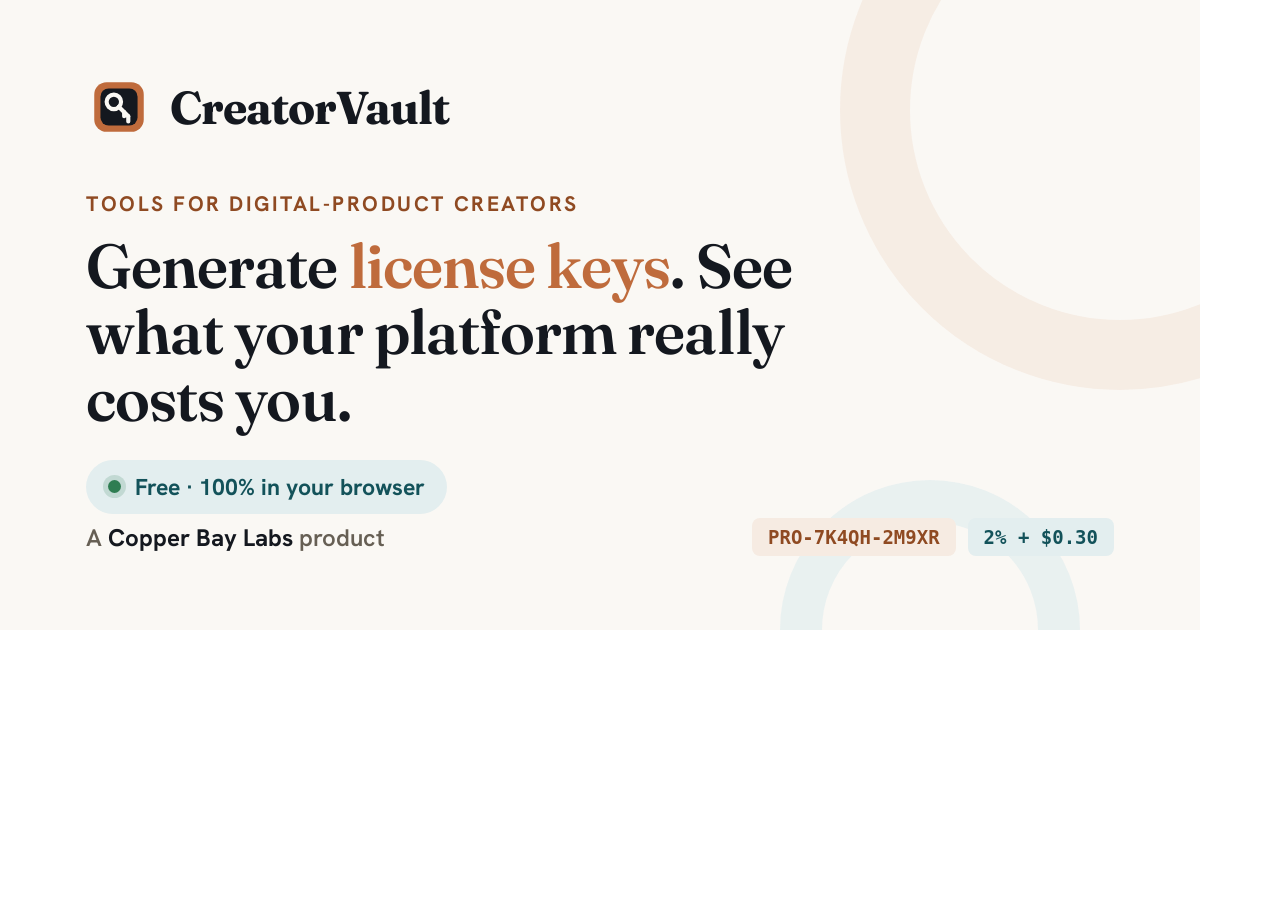
<file: og-template.html>
<!doctype html>
<html lang="en">
<head>
<meta charset="utf-8">
<meta name="viewport" content="width=device-width, initial-scale=1">
<title>CreatorVault — social card</title>
<link rel="preconnect" href="https://fonts.googleapis.com">
<link rel="preconnect" href="https://fonts.gstatic.com" crossorigin>
<link href="https://fonts.googleapis.com/css2?family=Fraunces:opsz,wght@9..144,500;9..144,600;9..144,700&family=Hanken+Grotesk:wght@400;500;600;700&display=swap" rel="stylesheet">
<style>
  *{box-sizing:border-box;margin:0;padding:0}
  html,body{margin:0}
  /* Render this at exactly 1200×630 and screenshot to og-image.png */
  .card{
    width:1200px;height:630px;position:relative;overflow:hidden;
    background:#faf8f4;color:#14181f;
    font-family:"Hanken Grotesk",ui-sans-serif,system-ui,sans-serif;
    padding:74px 86px;display:flex;flex-direction:column;justify-content:space-between;
  }
  .ring{position:absolute;width:560px;height:560px;border:70px solid #f6ebe2;border-radius:50%;right:-200px;top:-170px;opacity:.85}
  .ring-2{position:absolute;width:300px;height:300px;border:42px solid #e3eeef;border-radius:50%;right:120px;bottom:-150px;opacity:.7}
  .top,.tagline,.foot{position:relative;z-index:1}

  .brand{display:flex;align-items:center;gap:18px}
  .mark{width:66px;height:66px;flex:0 0 auto}
  .wordmark{font-family:"Fraunces",Georgia,serif;font-weight:700;font-size:46px;letter-spacing:-.02em}

  .eyebrow{margin-top:50px;color:#8f4a22;font-weight:700;font-size:21px;letter-spacing:.12em;text-transform:uppercase}
  .tagline{font-family:"Fraunces",Georgia,serif;font-weight:600;font-size:62px;line-height:1.07;letter-spacing:-.015em;max-width:20ch;margin-top:16px}
  .tagline .hl{color:#bf6b3c}
  .browser{display:inline-flex;align-items:center;gap:14px;margin-top:28px;background:#e3eeef;color:#13525a;font-weight:700;font-size:23px;padding:12px 22px;border-radius:999px}
  .dot{width:13px;height:13px;border-radius:50%;background:#2f7d52;box-shadow:0 0 0 5px rgba(47,125,82,.18)}

  .foot{display:flex;align-items:center;justify-content:space-between}
  .foot .made{color:#665f54;font-size:24px;font-weight:600}
  .foot .made b{color:#14181f;font-weight:700}
  .chips{display:flex;gap:12px}
  .chip{font-family:"SF Mono",ui-monospace,Menlo,Consolas,monospace;font-size:19px;font-weight:700;padding:8px 16px;border-radius:8px;background:#f6ebe2;color:#8f4a22}
  .chip.bay{background:#e3eeef;color:#13525a}
</style>
</head>
<body>
  <div class="card">
    <div class="ring"></div>
    <div class="ring-2"></div>

    <div class="top">
      <div class="brand">
        <svg class="mark" viewBox="0 0 64 64" aria-hidden="true">
          <rect x="8" y="8" width="48" height="48" rx="12" fill="#bf6b3c"/>
          <rect x="14" y="14" width="36" height="36" rx="8" fill="#14181f"/>
          <circle cx="27" cy="27" r="7" fill="none" stroke="#faf8f4" stroke-width="4"/>
          <path d="M31.8 31.8 41 41" stroke="#faf8f4" stroke-width="4" stroke-linecap="round"/>
          <path d="M41 41 41 46 M37 37 37 41" stroke="#faf8f4" stroke-width="4" stroke-linecap="round"/>
        </svg>
        <span class="wordmark">CreatorVault</span>
      </div>
      <p class="eyebrow">Tools for digital-product creators</p>
      <h1 class="tagline">Generate <span class="hl">license keys</span>. See what your platform really costs you.</h1>
      <span class="browser"><span class="dot"></span>Free &middot; 100% in your browser</span>
    </div>

    <div class="foot">
      <p class="made">A <b>Copper Bay Labs</b> product</p>
      <div class="chips">
        <span class="chip">PRO-7K4QH-2M9XR</span>
        <span class="chip bay">2% + $0.30</span>
      </div>
    </div>
  </div>
</body>
</html>
</file>
<file: styles.css>
/* ==========================================================================
   CreatorVault — A Copper Bay Labs product
   Standalone stylesheet (no @import). Forked from the LeakCheck / DepCheck
   build for cohesion across the Copper Bay Labs suite. Design system: Copper
   Bay Labs (Fraunces + Hanken Grotesk; copper #bf6b3c primary action,
   bay/teal #13525a accent, paper bg). Fonts loaded via Google Fonts <link>.

   CreatorVault ships two free, client-side tools:
     1. A cryptographic license-key generator (Web Crypto API).
     2. A creator-fee comparison calculator.
   The shared chrome (.masthead, .hero, .btn, .feature, .detect-grid, .faq,
   .footer) matches LeakCheck/DepCheck verbatim; tool-specific components are
   namespaced below.
   ========================================================================== */

:root{
  --ink:#14181f; --paper:#faf8f4; --surface:#fff; --line:#e9e3d8; --line-2:#f0ebe2;
  --muted:#665f54; --muted-2:#8a8276;
  --copper:#bf6b3c; --copper-deep:#8f4a22; --copper-tint:#f6ebe2;
  --bay:#13525a; --bay-deep:#0d3a40; --bay-tint:#e3eeef;
  --pass:#2f7d52; --pass-bg:#e8f3ec; --warn:#a9711a; --warn-bg:#f9f0dd; --fail:#bb392b; --fail-bg:#f9e7e4;
  --high:#d2691e; --high-bg:#f7e9dc;
  --shadow:0 1px 2px rgba(20,24,31,.04), 0 10px 30px -12px rgba(20,24,31,.14);
  --shadow-lift:0 2px 6px rgba(20,24,31,.06), 0 16px 40px -16px rgba(20,24,31,.18);
  --r:14px;
  --mono:ui-monospace,"SF Mono",SFMono-Regular,"Cascadia Code","JetBrains Mono",Menlo,Consolas,"Liberation Mono",monospace;
  --transition-fast:.15s ease;
  --transition-med:.22s ease;
}
*{box-sizing:border-box}
html{scroll-behavior:smooth}
@media (prefers-reduced-motion:reduce){html{scroll-behavior:auto} *{animation-duration:.001ms!important;transition-duration:.001ms!important}}
body{margin:0;background:var(--paper);color:var(--ink);font:17px/1.62 "Hanken Grotesk",ui-sans-serif,system-ui,-apple-system,"Segoe UI",Roboto,sans-serif;-webkit-font-smoothing:antialiased;overflow-x:clip}
.wrap{max-width:960px;margin:0 auto;padding:0 22px}
.wrap.narrow{max-width:720px}
.wrap.wide{max-width:1040px}
h1,h2,h3{font-family:"Fraunces",Georgia,serif;font-weight:600;line-height:1.12;letter-spacing:-.012em;margin:0}
a{color:var(--copper-deep);text-decoration:none}
a:hover{text-decoration:underline;text-underline-offset:3px}
em{font-style:italic;color:var(--copper-deep)}
strong{font-weight:700}
:focus-visible{outline:3px solid var(--bay);outline-offset:2px;border-radius:4px}
.sr-only{position:absolute;width:1px;height:1px;padding:0;margin:-1px;overflow:hidden;clip:rect(0 0 0 0);white-space:nowrap;border:0}
.skip{position:absolute;left:-999px;top:8px;background:var(--ink);color:#fff;padding:10px 16px;border-radius:8px;z-index:50;font-weight:600;letter-spacing:.01em}
.skip:focus{left:12px}

/* masthead */
.masthead{background:var(--paper);border-bottom:1px solid var(--line);position:relative;z-index:30}
.hdr-bar,.masthead .bar{display:flex;align-items:center;justify-content:space-between;gap:14px;min-height:62px;padding:9px 0}
.brand{display:inline-flex;align-items:center;gap:10px;color:var(--ink)}
.brand:hover{text-decoration:none}
.mark{width:30px;height:30px;flex:0 0 auto}
.wordmark{font-family:"Fraunces",serif;font-weight:700;font-size:21px;letter-spacing:-.02em}
.nav{display:flex;gap:24px;align-items:center}
.nav a{color:var(--muted);font-weight:600;font-size:15.5px;transition:color var(--transition-fast)}
.nav a:hover{color:var(--ink);text-decoration:none}
.nav a.is-active{color:var(--ink)}

/* hero */
.hero{padding:64px 0 30px;position:relative;overflow:hidden;text-align:center}
.hero::before{content:"";position:absolute;width:520px;height:520px;border:64px solid var(--copper-tint);border-radius:50%;right:-220px;top:-180px;z-index:0;opacity:.7;pointer-events:none}
.hero .wrap{position:relative;z-index:1}
.eyebrow{color:var(--copper-deep);font-weight:700;font-size:13.5px;letter-spacing:.09em;text-transform:uppercase;margin:0 0 14px}
.hero h1{font-size:clamp(34px,6vw,58px);max-width:18ch;margin:0 auto 18px}
.lede{max-width:640px;margin:0 auto 26px;color:var(--muted);font-size:clamp(17px,2.3vw,20px)}
.lede strong{color:var(--ink)}

/* primary button */
.btn{padding:12px 20px;font:inherit;font-size:15.5px;font-weight:700;border-radius:11px;cursor:pointer;border:1.5px solid var(--line);background:var(--surface);color:var(--ink);display:inline-flex;align-items:center;justify-content:center;gap:8px;transition:border-color var(--transition-fast),background var(--transition-fast),box-shadow var(--transition-fast),transform var(--transition-fast);text-decoration:none}
.btn:hover{border-color:var(--bay);text-decoration:none;background:var(--bay-tint)}
.btn:focus-visible{outline:3px solid var(--bay);outline-offset:2px}
.btn:active{transform:translateY(1px)}
.btn.primary{background:var(--copper);color:#fff;border-color:var(--copper)}
.btn.primary:hover{background:var(--copper-deep);border-color:var(--copper-deep);box-shadow:var(--shadow-lift)}
.btn.large{padding:14px 26px;font-size:16.5px;border-radius:12px}
.btn svg{width:17px;height:17px}
.btn[disabled],.btn:disabled{opacity:.55;cursor:not-allowed;transform:none}
.btn.ghost{background:transparent;border-color:var(--line)}
.btn-row{display:flex;gap:12px;flex-wrap:wrap;justify-content:center}

/* ==========================================================================
   Tool switcher (tabs for License Generator / Fee Calculator)
   ========================================================================== */
.toolswitch{display:flex;justify-content:center;margin:0 auto 4px;position:relative;z-index:1}
.toolswitch-inner{display:inline-flex;gap:4px;background:var(--surface);border:1.5px solid var(--line);border-radius:14px;padding:5px;box-shadow:var(--shadow)}
.tab-btn{appearance:none;font:inherit;font-size:15px;font-weight:700;color:var(--muted);background:transparent;border:0;border-radius:10px;padding:10px 18px;cursor:pointer;display:inline-flex;align-items:center;gap:8px;transition:color var(--transition-fast),background var(--transition-fast)}
.tab-btn svg{width:17px;height:17px}
.tab-btn:hover{color:var(--ink)}
.tab-btn[aria-selected="true"]{background:var(--copper);color:#fff}
.tab-btn:focus-visible{outline:3px solid var(--bay);outline-offset:2px}

/* tool panels */
.toolpanel{padding:26px 0 8px}
.toolpanel[hidden]{display:none}
.tool-card{background:var(--surface);border:1.5px solid var(--line);border-radius:var(--r);box-shadow:var(--shadow);padding:24px}
.tool-card + .tool-card{margin-top:22px}
.tool-head{margin:0 0 18px}
.tool-head h2{font-size:clamp(22px,3.2vw,28px);margin:0 0 6px}
.tool-head p{color:var(--muted);margin:0;font-size:15.5px;max-width:68ch}

/* ==========================================================================
   Form controls (shared by both tools)
   ========================================================================== */
.field-grid{display:grid;grid-template-columns:repeat(auto-fit,minmax(190px,1fr));gap:16px 18px}
.field{display:flex;flex-direction:column;gap:6px}
.field label,.field .field-label{font-size:13.5px;font-weight:700;letter-spacing:.02em;color:var(--ink)}
.field .hint{font-size:12.5px;color:var(--muted-2);margin:0}
.field-wide{grid-column:1/-1}
input[type=text],input[type=number],select{font:inherit;font-size:15px;color:var(--ink);background:var(--surface);border:1.5px solid var(--line);border-radius:10px;padding:10px 12px;width:100%;transition:border-color var(--transition-fast),box-shadow var(--transition-fast)}
input[type=text]:focus,input[type=number]:focus,select:focus{outline:none;border-color:var(--bay);box-shadow:0 0 0 3px rgba(19,82,90,.12)}
input.mono{font-family:var(--mono);font-size:14px}
select{appearance:none;background-image:url("data:image/svg+xml,%3Csvg xmlns='http://www.w3.org/2000/svg' width='14' height='14' viewBox='0 0 24 24' fill='none' stroke='%23665f54' stroke-width='2.4' stroke-linecap='round' stroke-linejoin='round'%3E%3Cpath d='m6 9 6 6 6-6'/%3E%3C/svg%3E");background-repeat:no-repeat;background-position:right 12px center;padding-right:34px;cursor:pointer}
.input-prefix{position:relative;display:flex;align-items:center}
.input-prefix .pfx{position:absolute;left:12px;color:var(--muted-2);font-weight:600;font-size:15px;pointer-events:none}
.input-prefix input{padding-left:26px}

/* checkbox / toggle row */
.check-row{display:flex;align-items:flex-start;gap:10px;font-size:14.5px;color:var(--ink)}
.check-row input[type=checkbox]{appearance:none;width:20px;height:20px;flex:0 0 auto;margin-top:1px;border:1.5px solid var(--line);border-radius:6px;background:var(--surface);cursor:pointer;position:relative;transition:border-color var(--transition-fast),background var(--transition-fast)}
.check-row input[type=checkbox]:hover{border-color:var(--bay)}
.check-row input[type=checkbox]:checked{background:var(--copper);border-color:var(--copper)}
.check-row input[type=checkbox]:checked::after{content:"";position:absolute;left:6px;top:2px;width:5px;height:10px;border:solid #fff;border-width:0 2.5px 2.5px 0;transform:rotate(45deg)}
.check-row input[type=checkbox]:focus-visible{outline:3px solid var(--bay);outline-offset:2px}
.check-row label{font-weight:600;cursor:pointer;line-height:1.4}
.check-row .check-hint{display:block;font-weight:400;color:var(--muted-2);font-size:13px;margin-top:1px}

fieldset{border:0;margin:0;padding:0}
legend{font-size:13.5px;font-weight:700;color:var(--ink);padding:0;margin:0 0 8px}
.charset-grid{display:grid;grid-template-columns:repeat(auto-fit,minmax(220px,1fr));gap:10px 18px}

.divider{height:1px;background:var(--line);border:0;margin:22px 0}

/* validation message */
.form-error{color:var(--fail);font-size:14px;font-weight:600;margin:14px 0 0;display:none}
.form-error.show{display:block}

/* ==========================================================================
   License-key generator: output
   ========================================================================== */
.keytool-actions{display:flex;align-items:center;gap:12px;flex-wrap:wrap;margin:20px 0 0}
.keytool-actions .grow{flex:1 1 auto}

.preview-line{display:flex;align-items:center;gap:10px;flex-wrap:wrap;background:var(--paper);border:1px solid var(--line);border-radius:10px;padding:11px 14px;margin:18px 0 0;font-family:var(--mono);font-size:15px;color:var(--copper-deep);word-break:break-all}
.preview-line .pl-label{font-family:"Hanken Grotesk",sans-serif;font-size:12px;font-weight:700;letter-spacing:.06em;text-transform:uppercase;color:var(--muted-2)}

.keys-out{margin:22px 0 0}
.keys-out[hidden]{display:none}
.keys-head{display:flex;align-items:center;justify-content:space-between;gap:12px;flex-wrap:wrap;margin:0 0 14px}
.keys-head h3{font-size:18px;margin:0}
.keys-head .keys-count{font-family:var(--mono);font-size:13px;color:var(--muted);background:var(--paper);border:1px solid var(--line);border-radius:7px;padding:3px 10px;font-variant-numeric:tabular-nums}
.keys-tools{display:flex;gap:10px;flex-wrap:wrap}

.keys-list{display:flex;flex-direction:column;gap:8px;margin:0;padding:0;list-style:none;max-height:520px;overflow-y:auto;-webkit-overflow-scrolling:touch}
.key-item{display:flex;align-items:center;gap:10px;background:var(--surface);border:1px solid var(--line);border-radius:10px;padding:9px 10px 9px 14px;transition:border-color var(--transition-fast)}
.key-item:hover{border-color:var(--line-2)}
.key-item .k-idx{font-family:var(--mono);font-size:12px;color:var(--muted-2);min-width:34px;font-variant-numeric:tabular-nums;flex:0 0 auto}
.key-item .k-val{font-family:var(--mono);font-size:14.5px;color:var(--ink);flex:1 1 auto;word-break:break-all;letter-spacing:.02em}
.key-item .k-copy{flex:0 0 auto}

/* small inline copy button (reused from suite) */
.copy-button{appearance:none;font:inherit;font-size:12.5px;font-weight:700;color:var(--muted);background:var(--surface);border:1.5px solid var(--line);border-radius:8px;padding:5px 11px;cursor:pointer;display:inline-flex;align-items:center;gap:6px;transition:border-color var(--transition-fast),color var(--transition-fast),background var(--transition-fast)}
.copy-button:hover{border-color:var(--bay);color:var(--bay);background:var(--bay-tint)}
.copy-button:focus-visible{outline:3px solid var(--bay);outline-offset:2px}
.copy-button svg{width:14px;height:14px}
.copy-button.copied{border-color:var(--pass);color:var(--pass);background:var(--pass-bg)}

/* strength / entropy note under the generator */
.entropy-note{display:flex;align-items:flex-start;gap:9px;margin:18px 0 0;padding:11px 15px;background:var(--bay-tint);border:1px solid #cfe1e3;border-radius:10px;color:var(--bay-deep);font-size:14px;line-height:1.5}
.entropy-note svg{width:17px;height:17px;flex:0 0 auto;margin-top:2px;color:var(--bay)}
.entropy-note strong{color:var(--bay-deep)}
.entropy-note .bits{font-family:var(--mono);font-weight:700}

/* trust badge under tools */
.trust-badge{display:inline-flex;align-items:center;gap:9px;margin:18px auto 0;padding:8px 16px;background:var(--bay-tint);border:1px solid #cfe1e3;border-radius:999px;color:var(--bay);font-size:14px;font-weight:600;max-width:max-content}
.trust-badge svg{width:16px;height:16px;flex:0 0 auto;color:var(--bay)}
.trust-badge strong{color:var(--bay-deep)}
.trust-wrap{display:flex;justify-content:center}

/* ==========================================================================
   Fee calculator: results table
   ========================================================================== */
.calc-summary{display:grid;grid-template-columns:repeat(auto-fit,minmax(150px,1fr));gap:14px;margin:22px 0 0}
.stat-card{background:var(--paper);border:1px solid var(--line);border-radius:12px;padding:16px 18px}
.stat-card .stat-label{font-size:12.5px;font-weight:700;letter-spacing:.04em;text-transform:uppercase;color:var(--muted-2);margin:0 0 6px}
.stat-card .stat-val{font-family:"Fraunces",serif;font-weight:600;font-size:26px;letter-spacing:-.01em;color:var(--ink);line-height:1.1;font-variant-numeric:tabular-nums}
.stat-card .stat-sub{font-size:13px;color:var(--muted);margin:5px 0 0}
.stat-card.highlight{background:var(--copper-tint);border-color:#e6d2c2}
.stat-card.highlight .stat-val{color:var(--copper-deep)}
/* Planned-CreatorVault card: deliberately muted (dashed copper border on the
   plain paper background, non-copper value) so the live "most you keep today"
   card reads as the primary takeaway and the planned figure stays secondary. */
.stat-card.planned-card{background:var(--paper);border:1px dashed #e6d2c2}
.stat-card.planned-card .stat-label{color:var(--copper-deep)}
.stat-card.planned-card .stat-val{color:var(--muted)}

.tbl-wrap{overflow-x:auto;margin:22px 0 0;border:1px solid var(--line);border-radius:12px;box-shadow:var(--shadow)}
table.compare{width:100%;border-collapse:collapse;background:var(--surface);font-size:15px;min-width:640px}
table.compare th,table.compare td{text-align:right;padding:13px 16px;border-bottom:1px solid var(--line-2);vertical-align:middle;font-variant-numeric:tabular-nums}
table.compare th:first-child,table.compare td:first-child{text-align:left;font-variant-numeric:normal}
table.compare thead th{font-family:"Hanken Grotesk",sans-serif;font-weight:700;font-size:13px;letter-spacing:.04em;text-transform:uppercase;color:var(--muted-2);background:var(--paper)}
table.compare tbody tr:last-child td{border-bottom:none}
table.compare tbody tr:hover{background:var(--paper)}
table.compare .plat{display:flex;flex-direction:column;gap:2px}
table.compare .plat .plat-name{font-weight:700;color:var(--ink)}
table.compare .plat .plat-fee{font-family:var(--mono);font-size:12px;color:var(--muted-2)}
table.compare .keep{font-weight:700;color:var(--ink)}
table.compare tr.is-best{background:var(--bay-tint)}
table.compare tr.is-best:hover{background:#d7e7e9}
table.compare tr.is-best td:first-child{position:relative}
table.compare .best-tag{display:inline-flex;align-items:center;font-size:10.5px;font-weight:800;letter-spacing:.05em;text-transform:uppercase;color:var(--bay-deep);background:var(--surface);border:1.5px solid #cfe1e3;border-radius:999px;padding:2px 8px;margin-left:8px;vertical-align:middle}
/* Planned row is muted (very light tint + dotted copper rule) so the live
   "best today" row is the dominant takeaway; the Planned tag keeps it honest. */
table.compare tr.is-planned{background:#fcf6f1;color:var(--muted)}
table.compare tr.is-planned td{border-top:1px dotted #e6d2c2}
table.compare tr.is-planned:hover{background:var(--copper-tint)}
table.compare .planned-tag{display:inline-flex;align-items:center;font-size:10.5px;font-weight:800;letter-spacing:.05em;text-transform:uppercase;color:var(--copper-deep);background:var(--surface);border:1.5px solid #e6d2c2;border-radius:999px;padding:2px 8px;margin-left:8px;vertical-align:middle}

.calc-note{display:flex;align-items:flex-start;gap:9px;margin:20px 0 0;padding:12px 16px;background:var(--warn-bg);border:1px solid #ecd9b3;border-radius:10px;color:#855616;font-size:14px;line-height:1.5}
.calc-note svg{width:17px;height:17px;flex:0 0 auto;margin-top:2px;color:var(--warn)}
.calc-note .rates-vintage{display:block;margin-top:6px;font-size:12.5px;font-weight:700;letter-spacing:.01em;opacity:.85}

/* editable fee assumptions block */
.assumptions{margin:22px 0 0}
.assumptions summary{cursor:pointer;font-weight:700;font-size:15px;color:var(--ink);list-style:none;display:inline-flex;align-items:center;gap:8px;padding:4px 0}
.assumptions summary::-webkit-details-marker{display:none}
.assumptions summary::before{content:"+";color:var(--copper);font-weight:700;font-size:18px;line-height:1}
.assumptions[open] summary::before{content:"\2013"}
.assumptions summary:focus-visible{outline:3px solid var(--bay);outline-offset:2px;border-radius:6px}
.assumptions .assump-body{margin:14px 0 0}
.assump-table{width:100%;border-collapse:collapse;font-size:14px}
.assump-table th,.assump-table td{padding:9px 10px;border-bottom:1px solid var(--line-2);text-align:left;vertical-align:middle}
.assump-table thead th{font-size:12px;letter-spacing:.04em;text-transform:uppercase;color:var(--muted-2);font-weight:700}
.assump-table tbody tr:last-child td{border-bottom:none}
.assump-table .plat-name{font-weight:700}
.assump-table input[type=number]{max-width:110px;padding:7px 9px;font-size:14px}
.assump-table .unit{color:var(--muted-2);font-size:13px;margin-left:4px}
.assump-actions{margin:14px 0 0;display:flex;gap:10px;flex-wrap:wrap}

/* ==========================================================================
   "What you can do" feature grid (reuse .feature / .detect-grid)
   ========================================================================== */
section.detect{padding:54px 0 18px;text-align:center}
.detect .section-head{text-align:center;max-width:620px;margin:0 auto 34px}
.detect-title{font-size:clamp(26px,4vw,38px);margin:0 0 12px}
.detect-sub{color:var(--muted);max-width:580px;margin:0 auto 34px}
.detect-grid{text-align:left;display:grid;grid-template-columns:repeat(auto-fit,minmax(240px,1fr));gap:16px}
.feature{background:var(--surface);border:1px solid var(--line);border-radius:var(--r);padding:22px 22px 24px;box-shadow:var(--shadow);transition:box-shadow var(--transition-fast),transform var(--transition-fast),border-color var(--transition-fast)}
.feature:hover{box-shadow:var(--shadow-lift);transform:translateY(-2px);border-color:var(--line-2)}
.feature .feat-icon{min-width:40px;height:40px;padding:0 11px;border-radius:10px;background:var(--bay-tint);color:var(--bay);display:inline-flex;align-items:center;justify-content:center;margin:0 0 14px;font-family:var(--mono);font-size:13px;font-weight:700;letter-spacing:.02em;text-transform:uppercase}
.feature .feat-icon svg{width:21px;height:21px}
.feature h3{font-size:19px;margin:0 0 7px}
.feature p{color:var(--muted);font-size:15px;margin:0}

/* how-it-works steps */
section.steps{padding:50px 0 18px;text-align:center}
.steps-title{font-size:clamp(26px,4vw,38px);margin:0 auto 34px;max-width:600px}
.step-grid{text-align:left;display:grid;grid-template-columns:repeat(auto-fit,minmax(220px,1fr));gap:18px}
.step{position:relative;padding:8px 4px 0}
.step .step-num{width:34px;height:34px;border-radius:50%;background:var(--copper);color:#fff;font-family:"Fraunces",serif;font-weight:700;font-size:17px;display:inline-flex;align-items:center;justify-content:center;margin:0 0 12px}
.step h3{font-size:18px;margin:0 0 6px}
.step p{color:var(--muted);font-size:15px;margin:0}

/* ==========================================================================
   suite cross-link band
   ========================================================================== */
section.suite{padding:54px 0 14px}
.suite .section-head{text-align:center;max-width:600px;margin:0 auto 30px}
.suite .section-head h2{font-size:clamp(24px,3.6vw,34px);margin:0 0 10px}
.suite .section-head p{color:var(--muted)}
.suite-band{display:grid;grid-template-columns:repeat(auto-fit,minmax(220px,1fr));gap:16px}
.suite-card{position:relative;display:flex;flex-direction:column;gap:8px;background:var(--surface);border:1px solid var(--line);border-radius:var(--r);padding:20px 20px 22px;box-shadow:var(--shadow);color:var(--ink);transition:box-shadow var(--transition-fast),transform var(--transition-fast),border-color var(--transition-fast)}
a.suite-card:hover{text-decoration:none;box-shadow:var(--shadow-lift);transform:translateY(-2px);border-color:var(--copper)}
.suite-card .sc-name{font-family:"Fraunces",serif;font-weight:700;font-size:18px;letter-spacing:-.01em;color:var(--ink)}
.suite-card .sc-desc{color:var(--muted);font-size:14.5px;margin:0}
.suite-card .sc-go{margin-top:auto;padding-top:4px;font-weight:700;font-size:14px;color:var(--copper-deep);display:inline-flex;align-items:center;gap:6px}
a.suite-card:hover .sc-go{color:var(--copper)}
.suite-card .sc-go::after{content:"\2192";transition:transform var(--transition-fast)}
a.suite-card:hover .sc-go::after{transform:translateX(3px)}
.suite-card.is-current{border-color:var(--bay);background:var(--bay-tint);cursor:default}
.suite-card.is-current::after{content:"You're here";position:absolute;top:14px;right:14px;font-size:10.5px;font-weight:800;letter-spacing:.06em;text-transform:uppercase;color:var(--bay-deep);background:var(--surface);border:1.5px solid #cfe1e3;border-radius:999px;padding:3px 9px;line-height:1}
.suite-card.is-current .sc-name{color:var(--bay-deep)}
.suite-card.is-current .sc-desc{color:#2c5158}
.suite-card.is-current .sc-go{display:none}

/* content pages */
.doc{padding:46px 0 20px}
.doc h1{font-size:clamp(30px,5vw,44px);margin-bottom:8px}
.doc .lede{text-align:left;margin:0 0 26px;font-size:clamp(17px,2.3vw,20px);color:var(--muted)}
.doc h2{font-size:24px;margin:34px 0 12px;scroll-margin-top:80px}
.doc h3{font-family:"Fraunces",Georgia,serif;font-weight:600;font-size:19px;margin:22px 0 6px;letter-spacing:-.01em}
.doc p,.doc li{color:#2c2f36;max-width:68ch}
.doc code.inline,.doc code{font-family:var(--mono);font-size:.9em;background:var(--line-2);padding:2px 6px;border-radius:5px}
.callout{background:var(--bay-tint);border-left:4px solid var(--bay);border-radius:0 10px 10px 0;padding:14px 18px;margin:18px 0;color:#1c3c40}
.callout.warn-callout{background:var(--warn-bg);border-left-color:var(--warn);color:#5e4516}
.toc{display:flex;flex-wrap:wrap;gap:10px;margin:22px 0 6px;padding:0;list-style:none}
.toc a{display:inline-block;background:var(--surface);border:1px solid var(--line);border-radius:999px;padding:7px 14px;font-size:14px;font-weight:600;color:var(--muted)}
.toc a:hover{border-color:var(--bay);color:var(--ink);text-decoration:none}
.steps-list{margin:18px 0;padding-left:0;list-style:none;counter-reset:step}
.steps-list>li{position:relative;padding:4px 0 16px 46px;counter-increment:step}
.steps-list>li::before{content:counter(step);position:absolute;left:0;top:2px;width:30px;height:30px;border-radius:50%;background:var(--copper);color:#fff;font-weight:700;font-size:15px;display:flex;align-items:center;justify-content:center;font-family:"Fraunces",serif}
.doc .tbl-wrap{margin:18px 0}
.doc table.detect{width:100%;border-collapse:collapse;background:var(--surface);font-size:15px;min-width:480px}
.doc table.detect th,.doc table.detect td{text-align:left;padding:12px 16px;border-bottom:1px solid var(--line-2);vertical-align:top}
.doc table.detect thead th{font-weight:700;font-size:13px;letter-spacing:.04em;text-transform:uppercase;color:var(--muted-2);background:var(--paper)}
.doc table.detect tbody tr:last-child td{border-bottom:none}

/* global disclaimer banner */
.disclaimer-strip{background:var(--copper-tint);border:1px solid #efd9c6;border-radius:12px;padding:13px 18px;margin:0 auto;max-width:760px;display:flex;align-items:flex-start;gap:10px;color:#5a3a22;font-size:14px;line-height:1.5}
.disclaimer-strip svg{width:18px;height:18px;flex:0 0 auto;margin-top:2px;color:var(--copper-deep)}
.disclaimer-strip strong{color:var(--copper-deep)}

/* faq */
.faq{padding:46px 0 56px}
.faq .section-head{text-align:center;max-width:600px;margin:0 auto 28px}
.faq .section-head h2{font-size:clamp(26px,4vw,38px)}
.faq-title{font-size:clamp(26px,4vw,38px);text-align:center;margin:0 auto 28px}
.faq details{background:var(--surface);border:1px solid var(--line);border-radius:12px;padding:16px 20px;margin-bottom:11px}
.faq summary{font-weight:700;cursor:pointer;font-size:16.5px;list-style:none}
.faq summary::-webkit-details-marker{display:none}
.faq summary::before{content:"+";color:var(--copper);font-weight:700;margin-right:10px}
.faq details[open] summary::before{content:"\2013"}
.faq details p{color:var(--muted);margin:12px 0 0}

/* footer */
.footer{background:var(--ink);color:#cbd2da;margin-top:64px;padding:40px 0 30px}
.foot{display:flex;justify-content:space-between;gap:24px;flex-wrap:wrap;align-items:flex-start}
.footer .brand{color:#fff} .footer .wordmark{color:#fff}
.footer .brand.small .wordmark{font-size:19px}
.fine{color:#8b95a0;font-size:13.5px;margin:8px 0 0;max-width:42ch}
.foot-nav{display:flex;gap:22px;flex-wrap:wrap}
.footer a{color:#e7ebf0;font-weight:600;transition:color var(--transition-fast)}
.footer a:hover{color:#fff}
.madeby{color:#7d8893;font-size:13.5px;margin:22px 0 0;border-top:1px solid #262c35;padding-top:18px}
.madeby .disc{display:block;margin-top:6px;color:#6b7680}

/* ==========================================================================
   responsive
   ========================================================================== */
@media (max-width:600px){
  body{font-size:16px}
  .hero{padding:40px 0 22px}
  .hero h1{font-size:clamp(30px,8vw,40px)}
  .nav{gap:15px}
  .tool-card{padding:18px}
  .toolswitch-inner{width:100%}
  .tab-btn{flex:1 1 0;justify-content:center;padding:10px 8px;font-size:14px}
  .keytool-actions{flex-direction:column;align-items:stretch}
  .keytool-actions .btn{width:100%}
  .calc-summary{grid-template-columns:1fr 1fr}
  .key-item .k-idx{min-width:26px}
  .footer{margin-top:48px}
  .foot{flex-direction:column;gap:18px}
  .suite-card.is-current::after{position:static;display:inline-block;margin-top:4px}
}

/* ==========================================================================
   forced colors / high contrast
   ========================================================================== */
@media (forced-colors:active){
  .tool-card,.feature,.stat-card,.key-item,.preview-line,.suite-card,.tbl-wrap,.toolswitch-inner{border:1px solid CanvasText}
  .btn,.tab-btn,.copy-button,.trust-badge,.entropy-note,.calc-note,.disclaimer-strip{border:1px solid CanvasText}
  .copy-button.copied{forced-color-adjust:none}
  .hero::before{display:none}
  .btn.primary,.tab-btn[aria-selected="true"]{forced-color-adjust:none}
  .check-row input[type=checkbox]:checked{forced-color-adjust:none}
}
</file>
